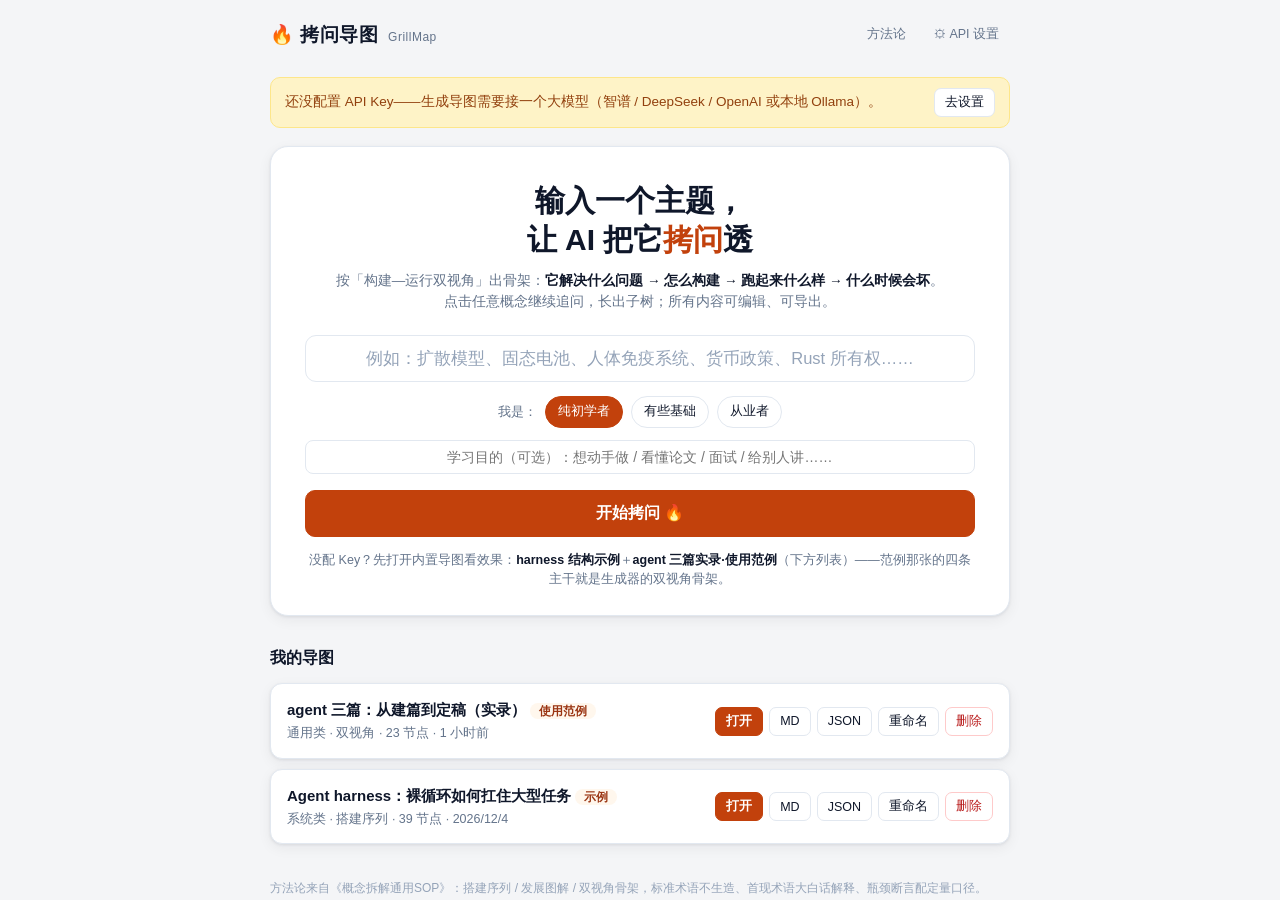
<file: grill-map/index.html>
<!DOCTYPE html>
<html lang="zh-CN">
<head>
  <meta charset="UTF-8">
  <meta name="viewport" content="width=device-width, initial-scale=1">
  <title>拷问导图 · 输入主题，AI 拷问出双视角思维导图</title>
  <meta name="description" content="输入一个主题，AI 按「构建—运行双视角」骨架生成思维导图；点任意概念继续追问，长出子树或编辑。">
  <link rel="icon" href="data:image/svg+xml,%3Csvg xmlns='http://www.w3.org/2000/svg' viewBox='0 0 100 100'%3E%3Ctext y='.9em' font-size='90'%3E%F0%9F%94%A5%3C/text%3E%3C/svg%3E">
  <link rel="stylesheet" href="style.css">
</head>
<body>

  <!-- ============ 首页 ============ -->
  <div id="view-home" class="view">
    <div class="home-inner">
      <header class="home-top">
        <div class="logo">🔥 拷问导图 <span class="logo-sub">GrillMap</span></div>
        <div class="home-top-btns">
          <button class="btn ghost sm js-help">方法论</button>
          <button class="btn ghost sm js-settings">⚙ API 设置</button>
        </div>
      </header>

      <div id="keyBanner" class="banner hidden">
        还没配置 API Key——生成导图需要接一个大模型（智谱 / DeepSeek / OpenAI 或本地 Ollama）。
        <button class="btn sm">去设置</button>
      </div>

      <section class="hero">
        <h1>输入一个主题，<br>让 AI 把它<span class="accent">拷问</span>透</h1>
        <p class="tagline">按「构建—运行双视角」出骨架：<b>它解决什么问题 → 怎么构建 → 跑起来什么样 → 什么时候会坏</b>。<br>点击任意概念继续追问，长出子树；所有内容可编辑、可导出。</p>
        <input id="topicInput" type="text" placeholder="例如：扩散模型、固态电池、人体免疫系统、货币政策、Rust 所有权……">
        <div class="aud-row">
          <span class="aud-label">我是：</span>
          <label class="chip radio"><input type="radio" name="aud" value="beginner" checked><span>纯初学者</span></label>
          <label class="chip radio"><input type="radio" name="aud" value="some"><span>有些基础</span></label>
          <label class="chip radio"><input type="radio" name="aud" value="pro"><span>从业者</span></label>
        </div>
        <input id="goalInput" type="text" placeholder="学习目的（可选）：想动手做 / 看懂论文 / 面试 / 给别人讲……">
        <button id="genBtn" class="btn primary lg">开始拷问 🔥</button>
        <p class="hero-foot">没配 Key？先打开内置导图看效果：<b>harness 结构示例</b>＋<b>agent 三篇实录·使用范例</b>（下方列表）——范例那张的四条主干就是生成器的双视角骨架。</p>
      </section>

      <h2 class="section-title">我的导图</h2>
      <div id="mapList"></div>

      <footer class="home-foot">
        方法论来自《概念拆解通用SOP》：搭建序列 / 发展图解 / 双视角骨架，标准术语不生造、首现术语大白话解释、瓶颈断言配定量口径。<br>
        API Key 只存在你本浏览器（localStorage），不会上传任何服务器。
      </footer>
    </div>
  </div>

  <!-- ============ 编辑器 ============ -->
  <div id="view-editor" class="view hidden">
    <header class="topbar">
      <button id="backHome" class="btn ghost sm">← 列表</button>
      <input id="mapTitle" class="map-title" title="点击重命名" spellcheck="false">
      <span id="mapTypeBadge" class="badge type"></span>
      <span id="mapMeta" class="meta"></span>
      <div class="spacer"></div>
      <button id="expMd" class="btn sm">导出 MD</button>
      <button id="expJson" class="btn sm">JSON</button>
      <button id="expPng" class="btn sm">PNG</button>
      <button class="btn sm js-help" title="方法论与操作说明">?</button>
      <button class="btn sm js-settings" title="API 设置">⚙</button>
    </header>
    <div id="canvasWrap">
      <div id="canvas"></div>
      <div id="genStatus" class="hidden"><span class="spin"></span>AI 正在拷问…（可以先拖动画布浏览）</div>
      <div class="zoombar">
        <button id="zoomIn" title="放大">＋</button>
        <button id="zoomOut" title="缩小">－</button>
        <button id="zoomFit" title="适应画布">⛶</button>
      </div>
      <div id="popover" class="hidden"></div>
    </div>
  </div>

  <!-- ============ 设置 ============ -->
  <div id="setModal" class="modal hidden">
    <div class="modal-card">
      <h3>API 设置</h3>
      <label class="field">服务商预设
        <div id="presetRow" class="chips"></div>
      </label>
      <label class="field">API 地址（OpenAI 兼容接口）
        <input id="setBase" type="text" spellcheck="false">
      </label>
      <label class="field">API Key（只存本浏览器 localStorage）
        <input id="setKey" type="password" placeholder="sk-…" spellcheck="false">
      </label>
      <label class="field">模型
        <input id="setModel" type="text" list="modelList" spellcheck="false">
        <datalist id="modelList"></datalist>
      </label>
      <div id="corsWarn" class="warn-line" style="background:#fef3c7;border-radius:8px;padding:8px 10px;">
        ⚠️ 智谱官方接口（bigmodel.cn / z.ai）<b>不支持浏览器直连</b>（跨域预检被拦，实测确认）。
        三条路：① 把「API 地址」换成你的反代地址——<b>README 里有 10 行 Cloudflare Worker 配方</b>，部署后 Key 仍只存本地；② 改用 DeepSeek（可直连）；③ 本地跑 Ollama。
      </div>
      <div class="row2">
        <button id="setTest" class="btn">测试连接</button>
        <span class="hint">DeepSeek 与自建反代可浏览器直连；本地 Ollama 需设 <code>OLLAMA_ORIGINS=*</code>；智谱官方地址需反代（见上方黄条）。</span>
      </div>
      <div class="row2 end">
        <button id="setSave" class="btn primary">保存</button>
        <button class="btn modal-close">取消</button>
      </div>
    </div>
  </div>

  <!-- ============ 帮助 ============ -->
  <div id="helpModal" class="modal hidden">
    <div class="modal-card wide">
      <h3>方法论：拷问式拆解</h3>
      <p>AI 会先判定主题类型，再按对应骨架生成主干，最后你可以对任意节点继续追问。</p>
      <table class="skeleton-table">
        <tr><th>系统类 · 搭建序列</th><td>可设计搭建的东西（软件栈、模型、管线）。从「骨架：最小可动物」开始每步加一块功能，每步一句<b>需求句（≤50字）</b>；末枝是「一次实际运行」——跟一个真实任务从头走到尾。</td></tr>
        <tr><th>路线类 · 发展图解</th><td>有代际演进的领域（电池、电机、路线之争）。起点（含参照系）→ 各代演进（解决了什么、固化了什么约束）→ 前沿站（无胜者则并列各牌）；末枝是「一次穿线」——同一任务各路线各跑一遍、看卡在哪。</td></tr>
        <tr><th>通用类 · 双视角</th><td>其它概念/学科/技能：解决什么问题 → 静态视角（怎么构建/由什么组成）→ 动态视角（运行起来发生什么）→ 边界与失效（什么时候不管用、常见误区）。</td></tr>
      </table>
      <p><b>语言硬规则</b>（生成与追问同样生效）：只用领域公认标准术语，严禁自造词；首现术语必须用一句大白话解释；说人话不堆黑话；「X 是瓶颈」这类断言必须配定量量级例子；概念先立后用。</p>
      <p><b>操作</b>：点节点 → 追问（自定义问题或快捷问题，追加/替换子节点）、编辑、手动加、删除。滚轮缩放，拖动平移，双击空白适应画布。导图自动保存在本浏览器。</p>
      <div class="row2 end"><button class="btn primary modal-close">知道了</button></div>
    </div>
  </div>

  <div id="toasts"></div>

  <script src="prompts.js"></script>
  <script src="mapview.js"></script>
  <script src="app.js"></script>
</body>
</html>
</file>
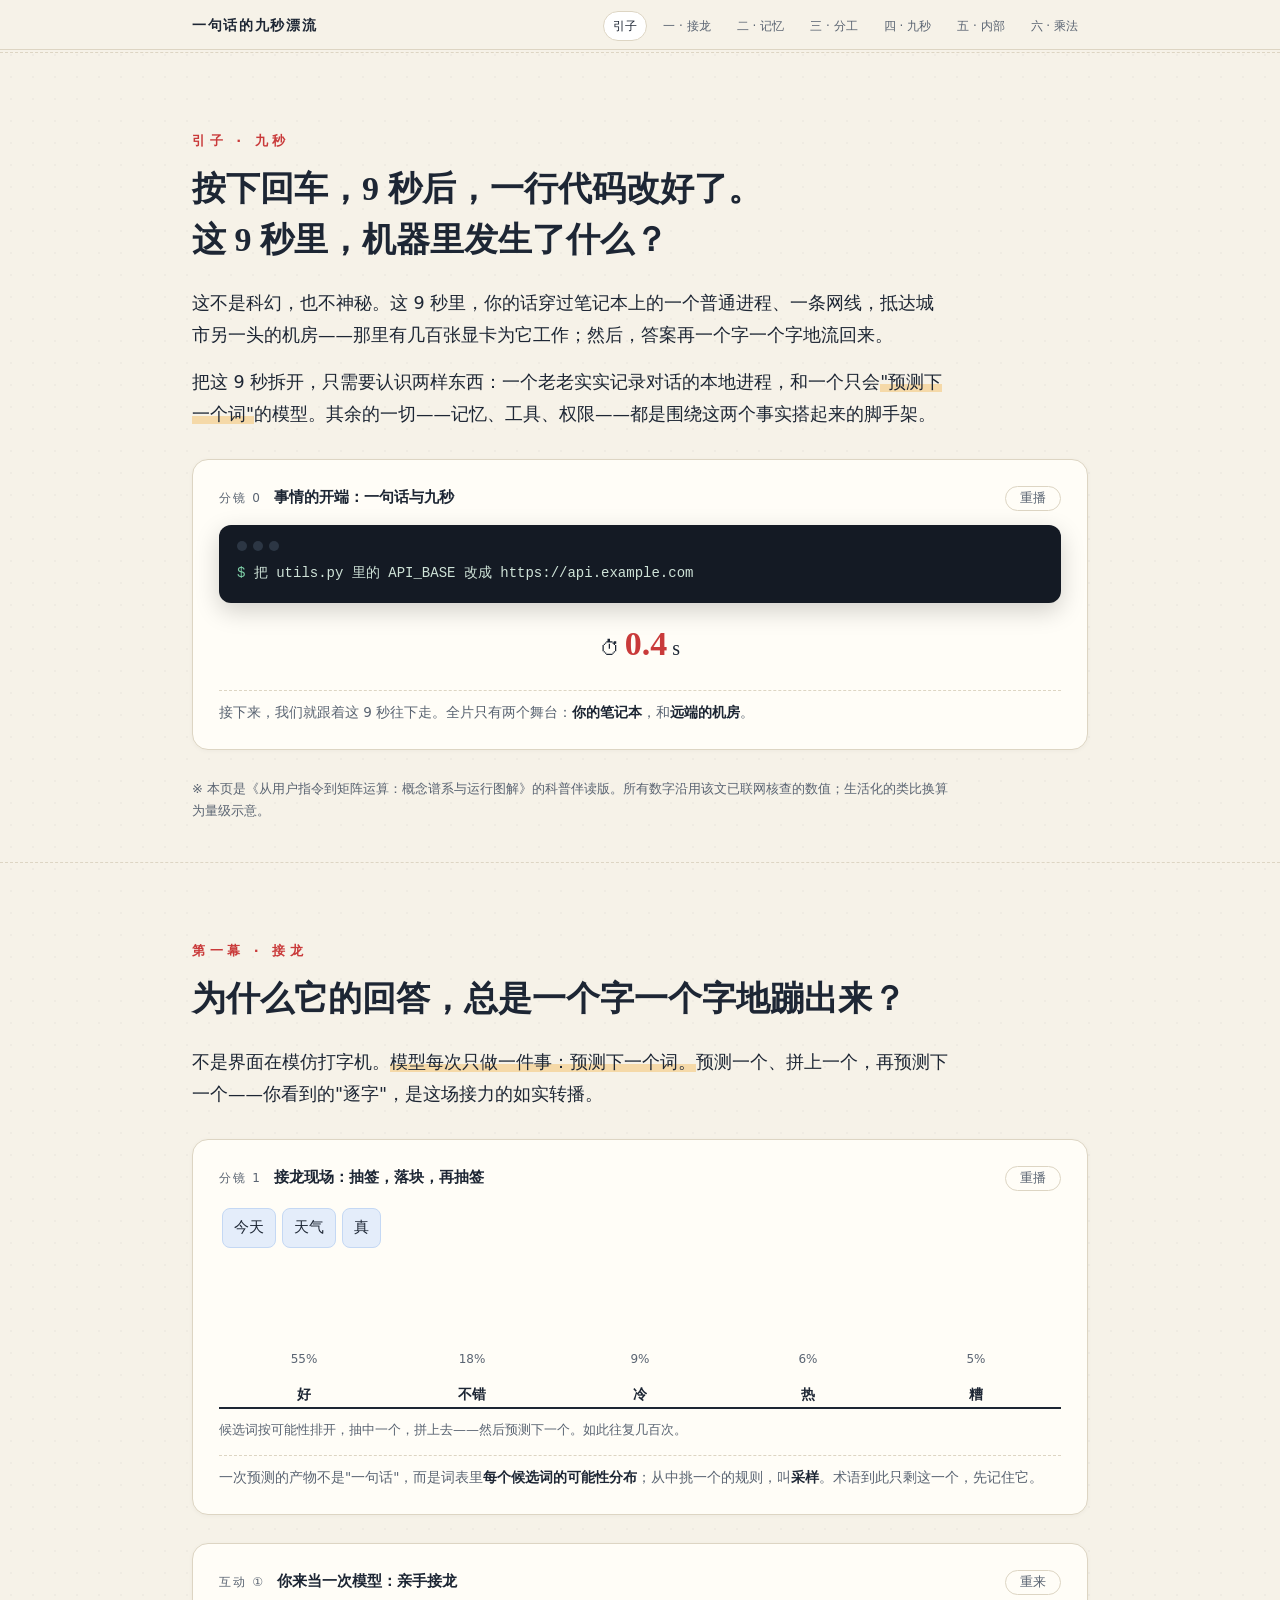
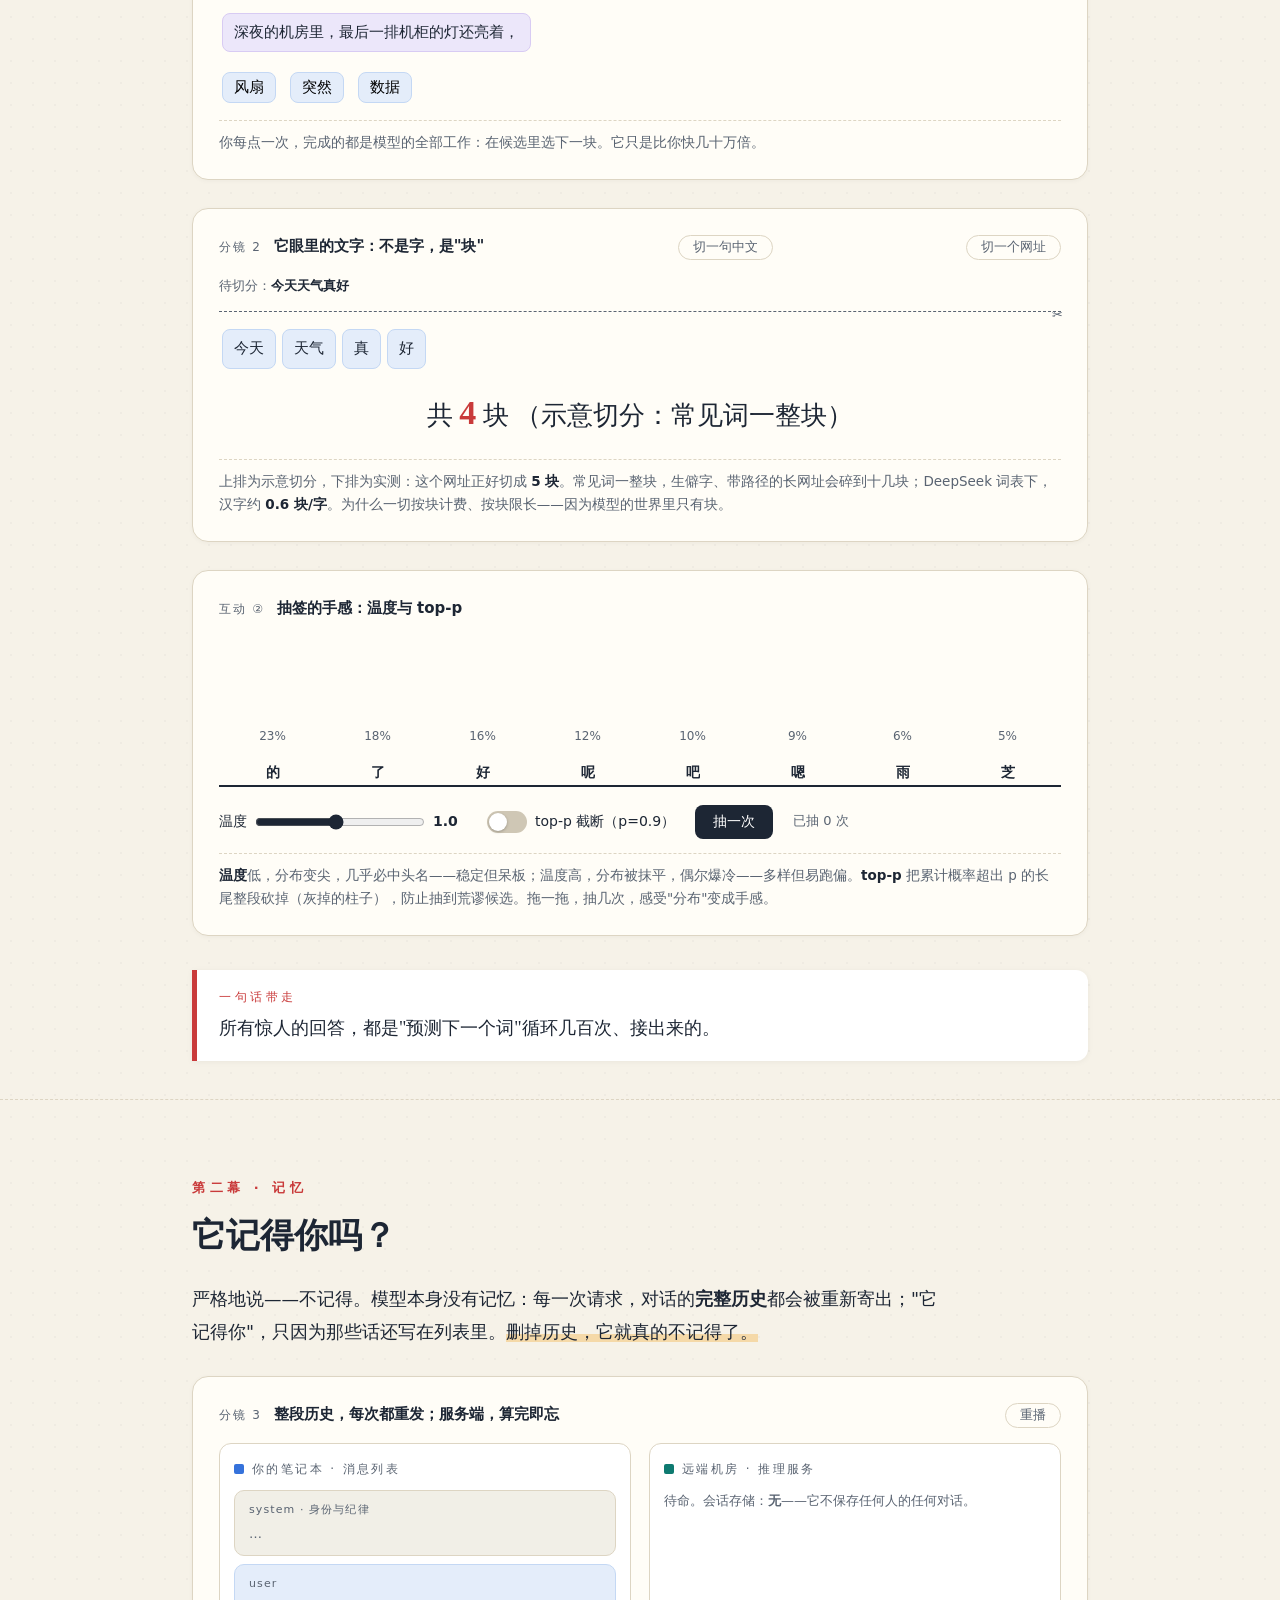
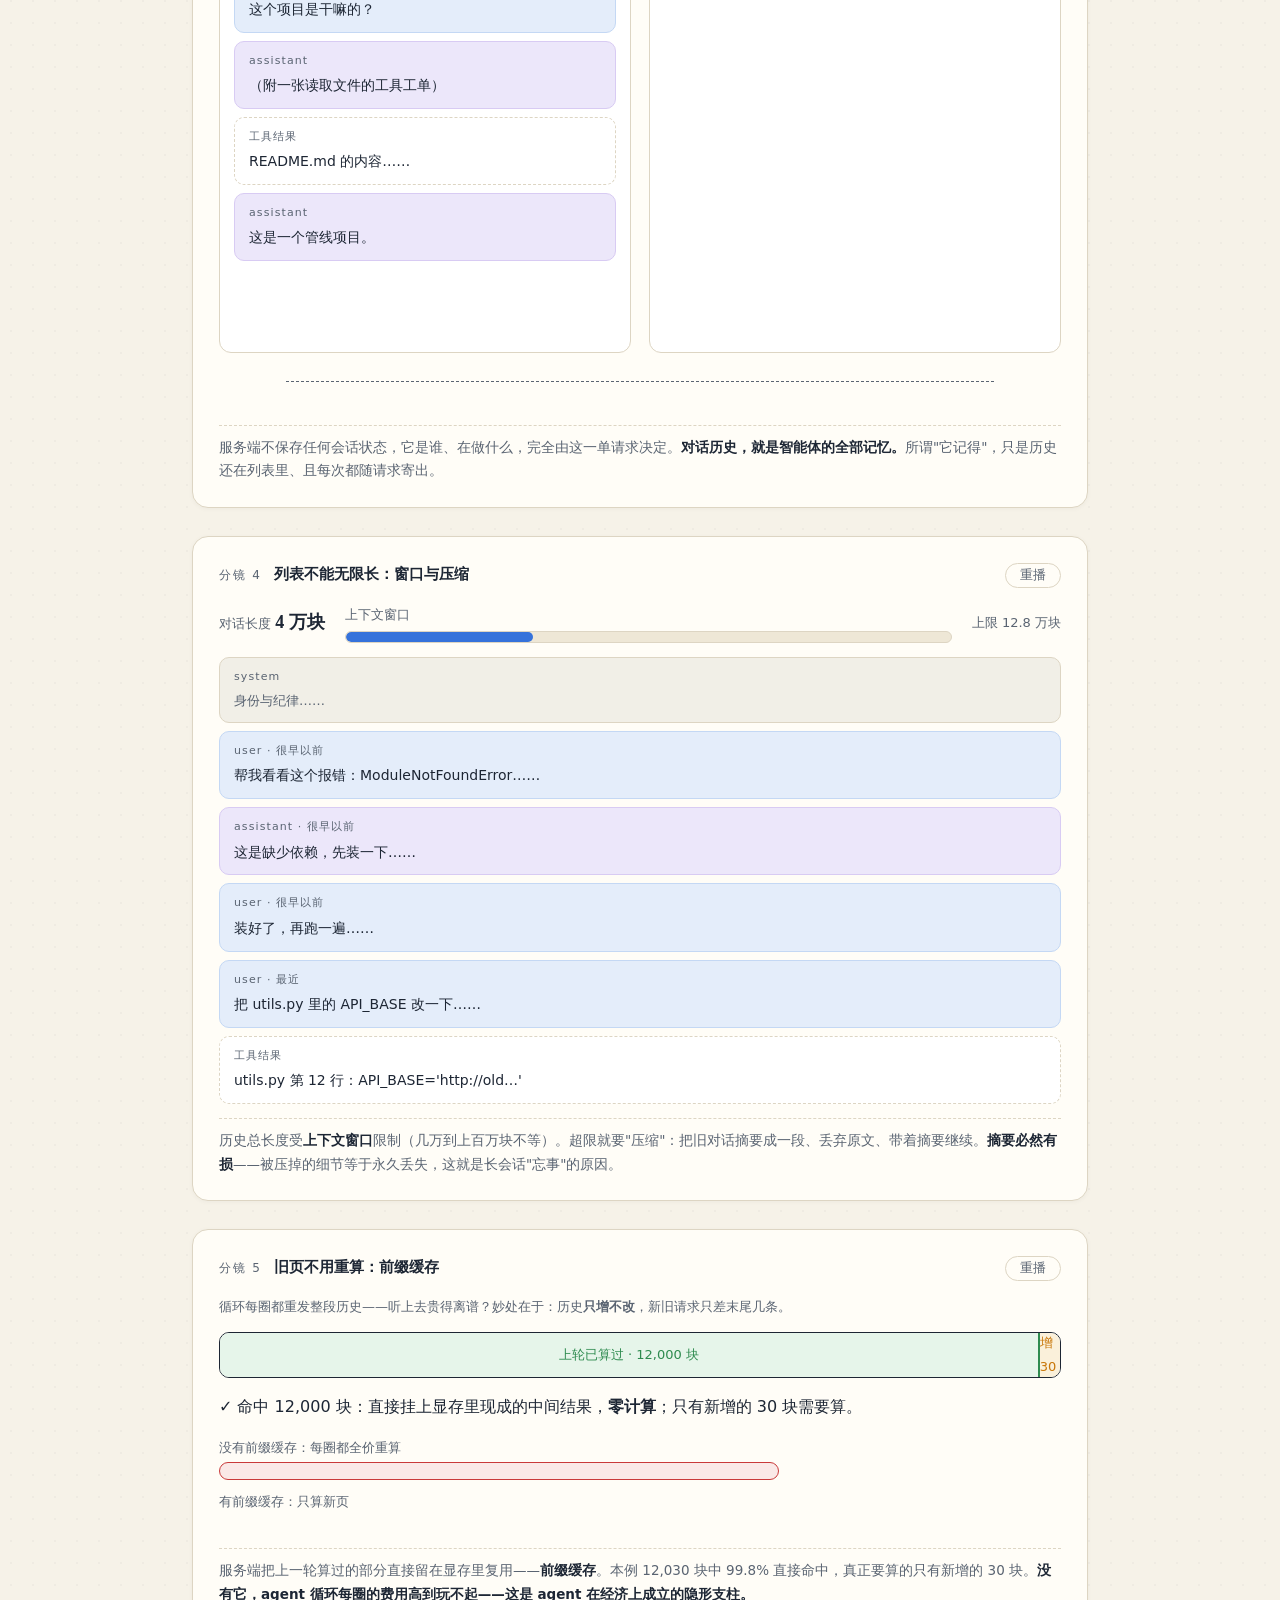
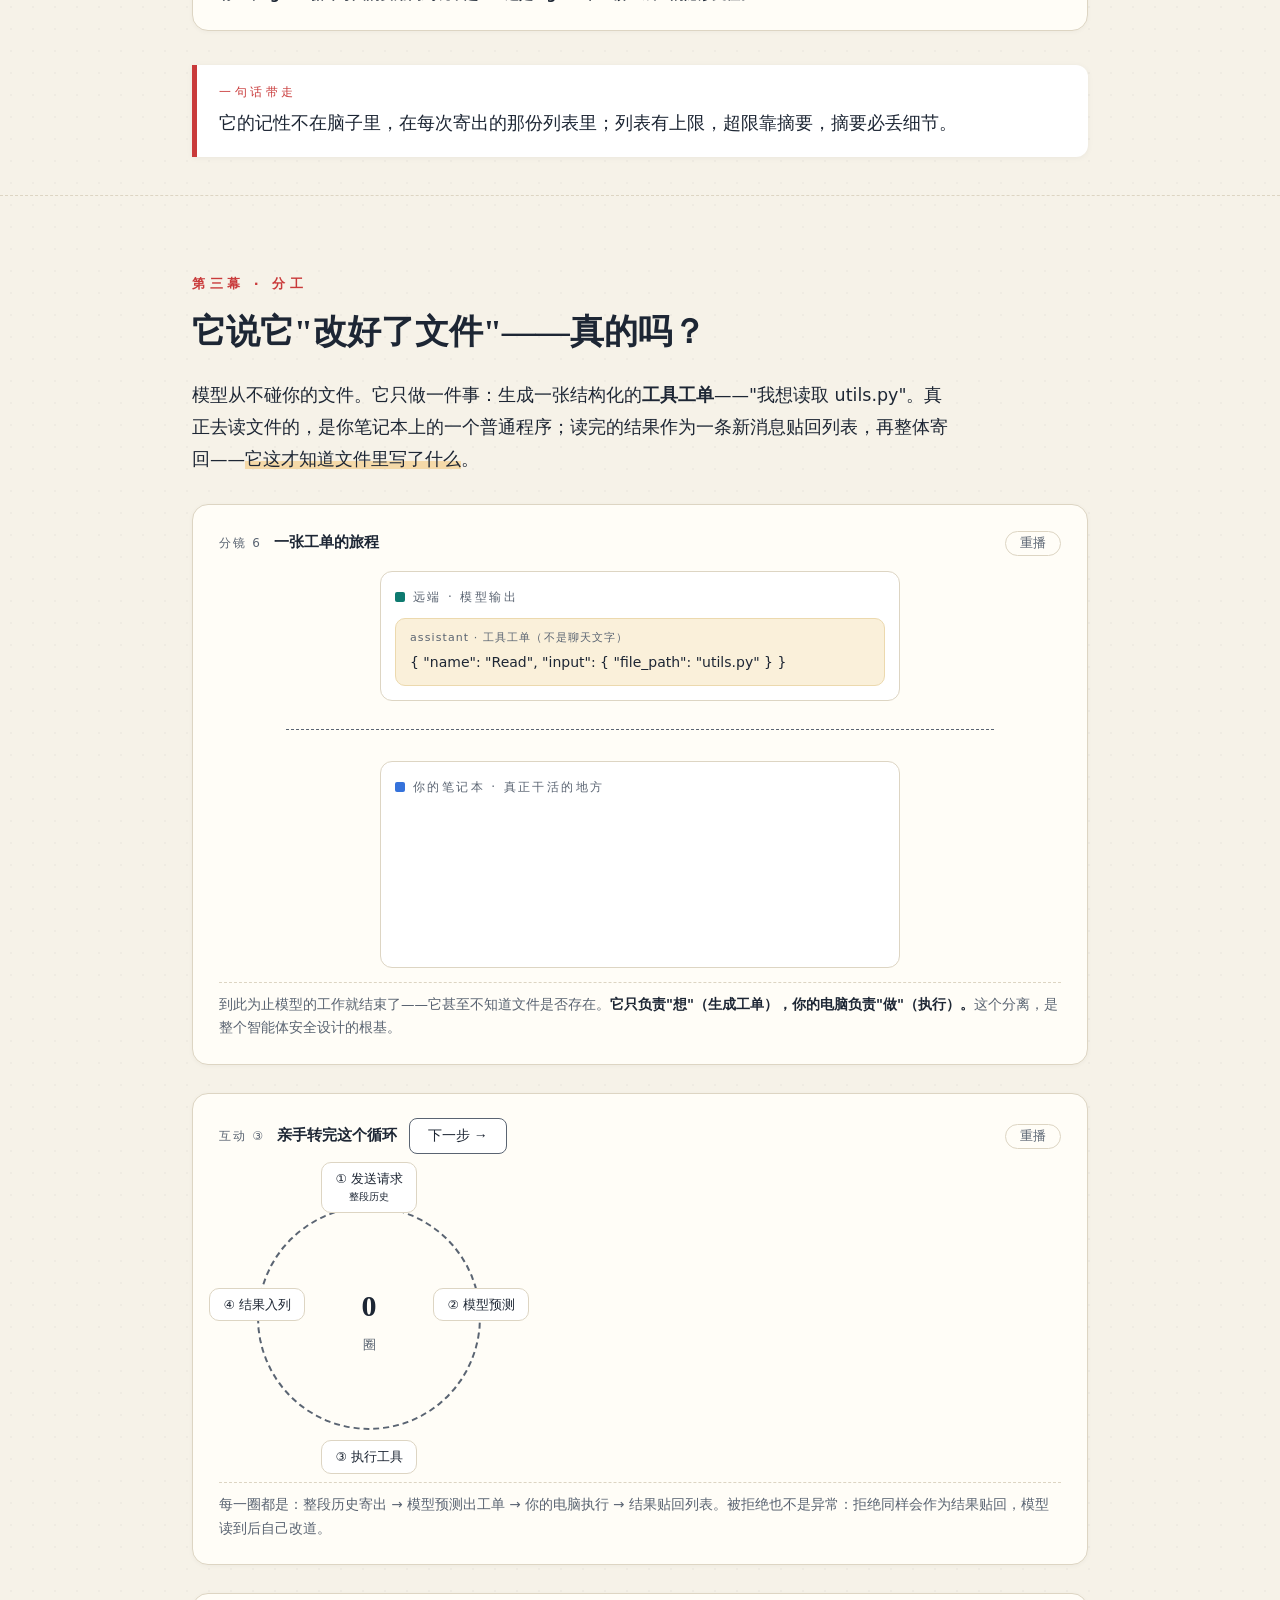
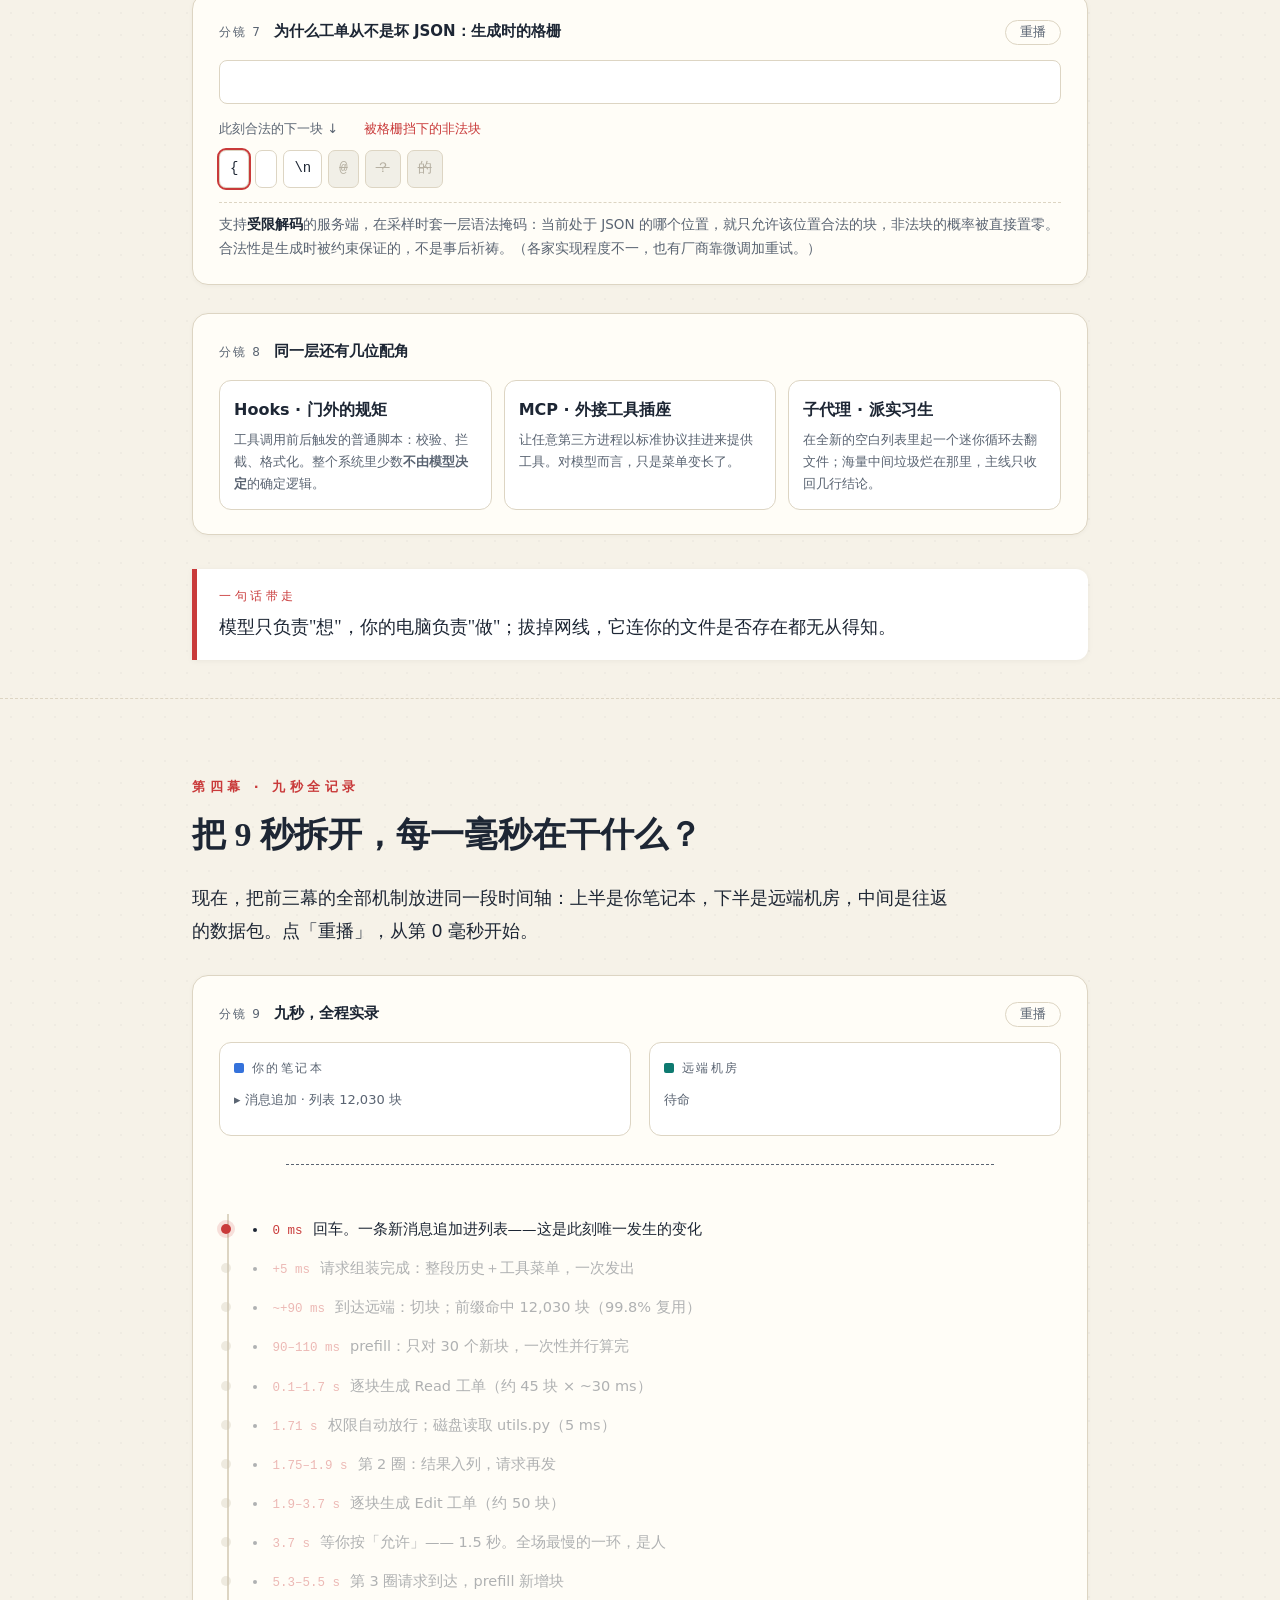
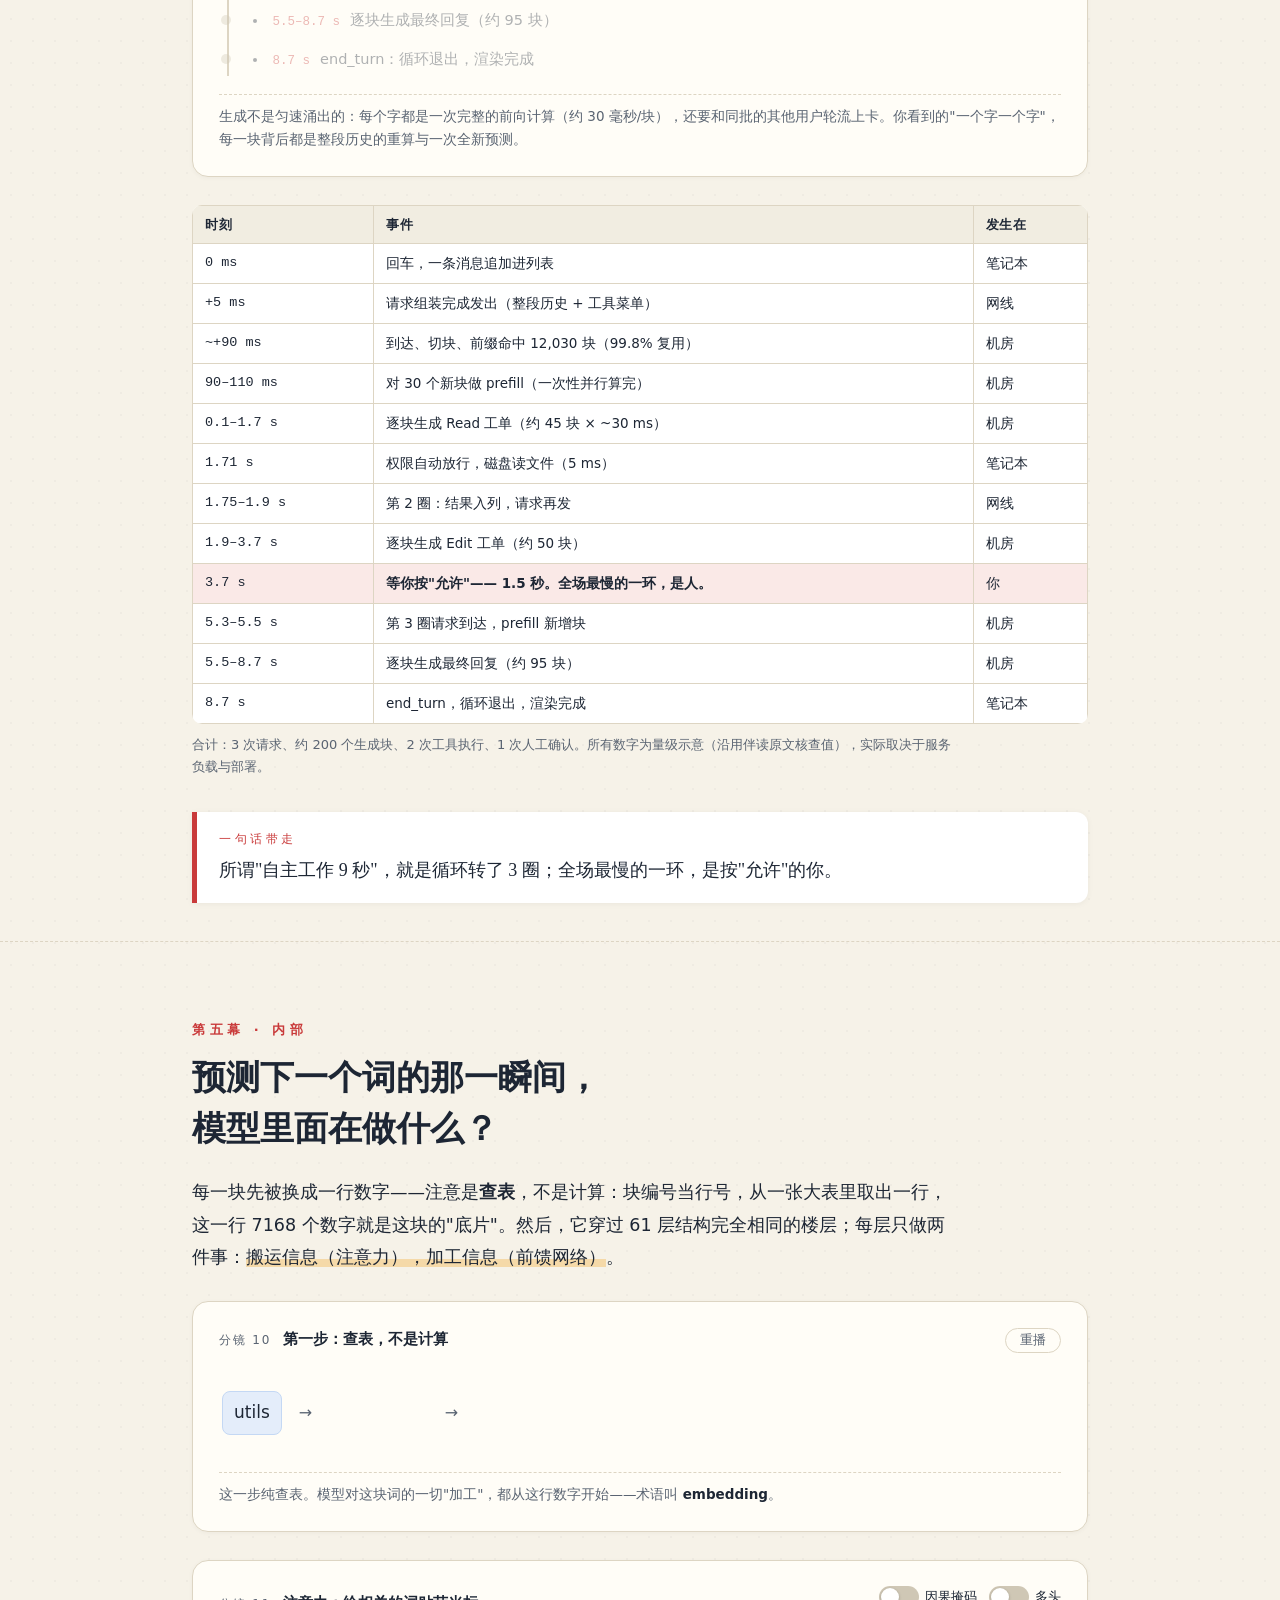
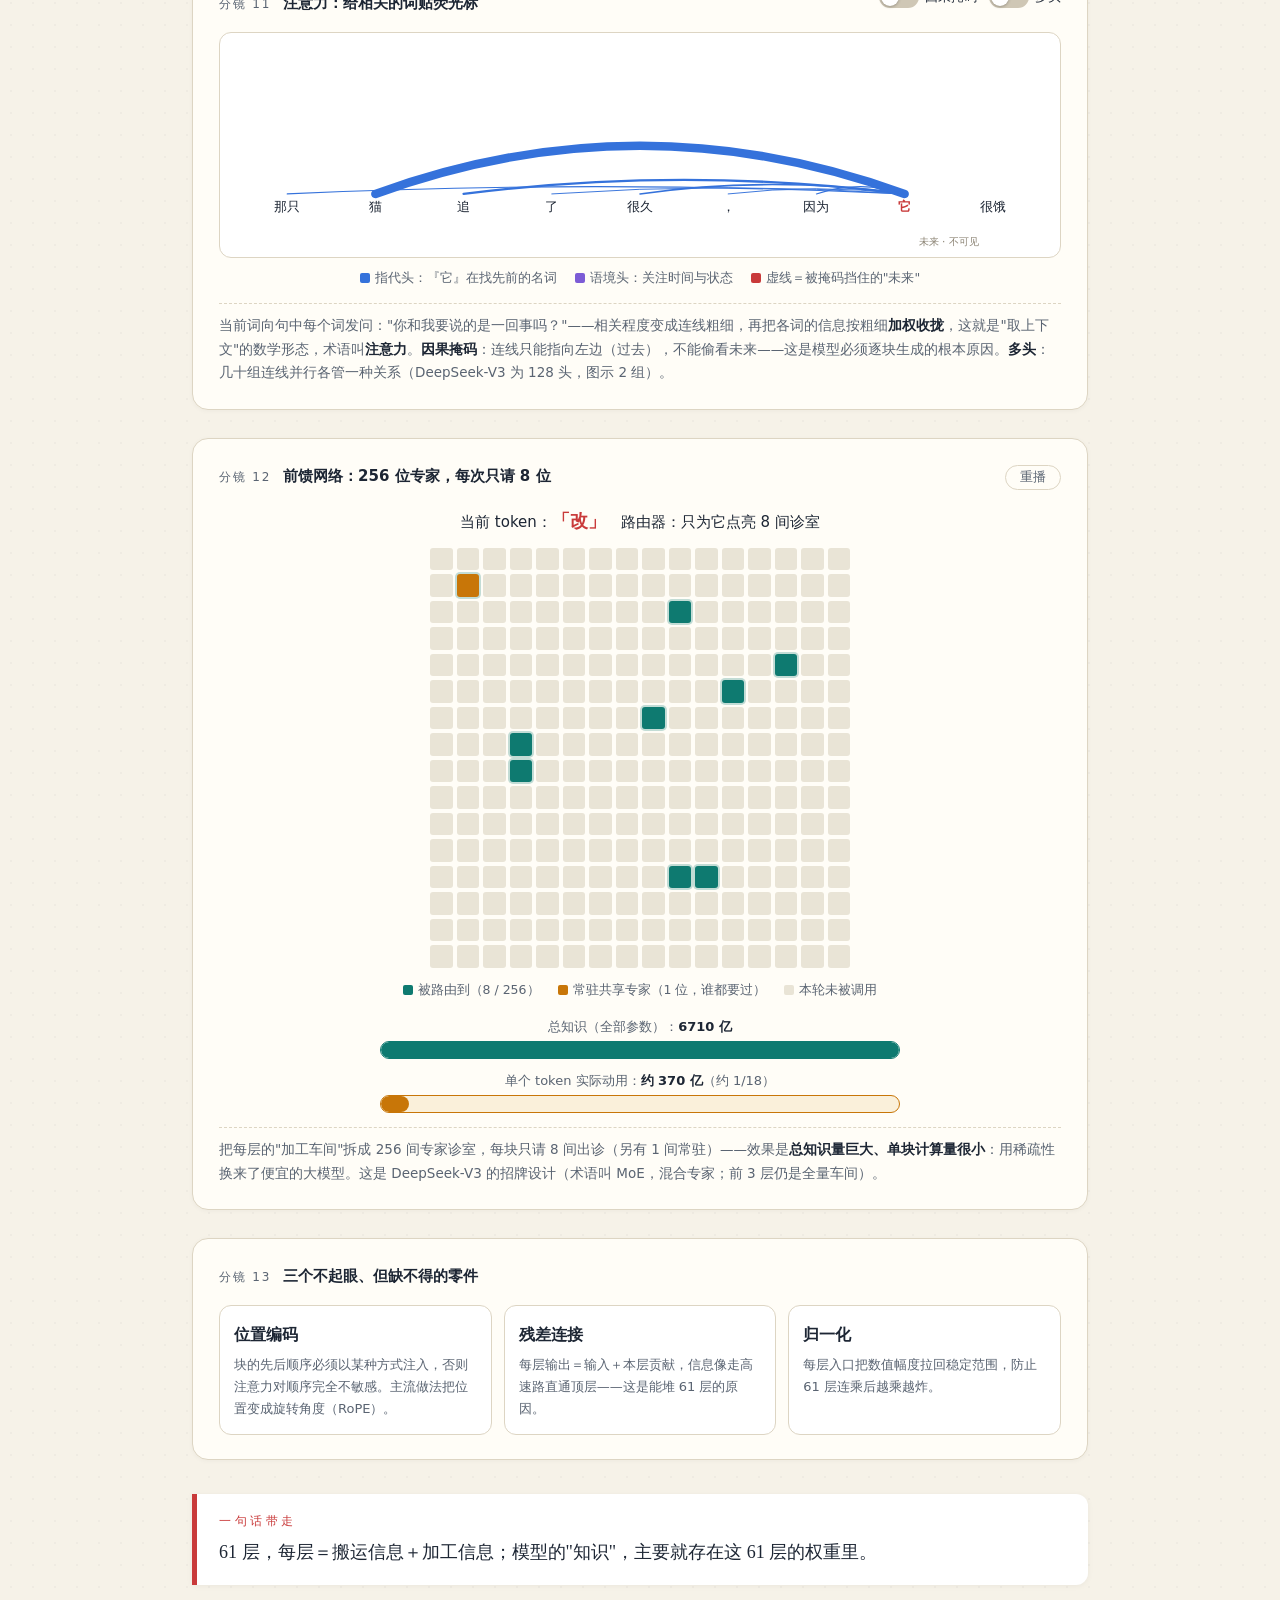
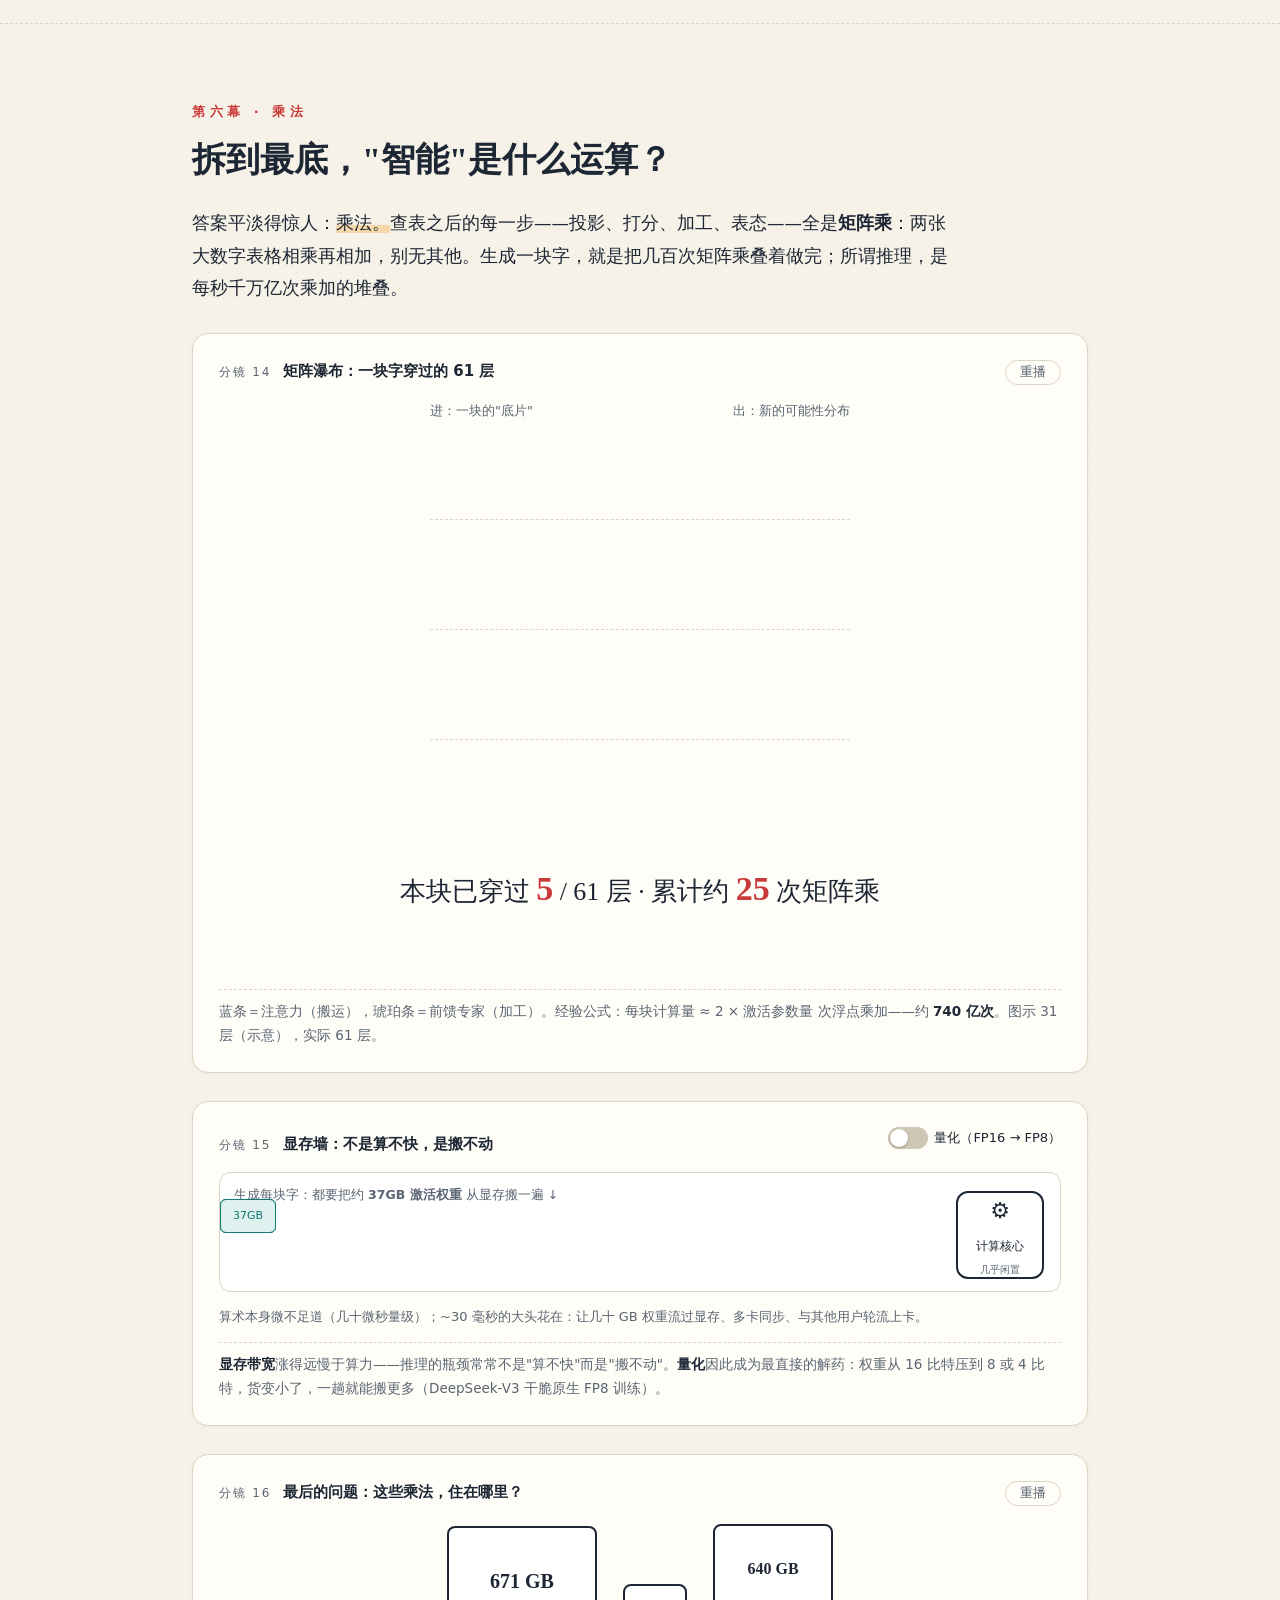
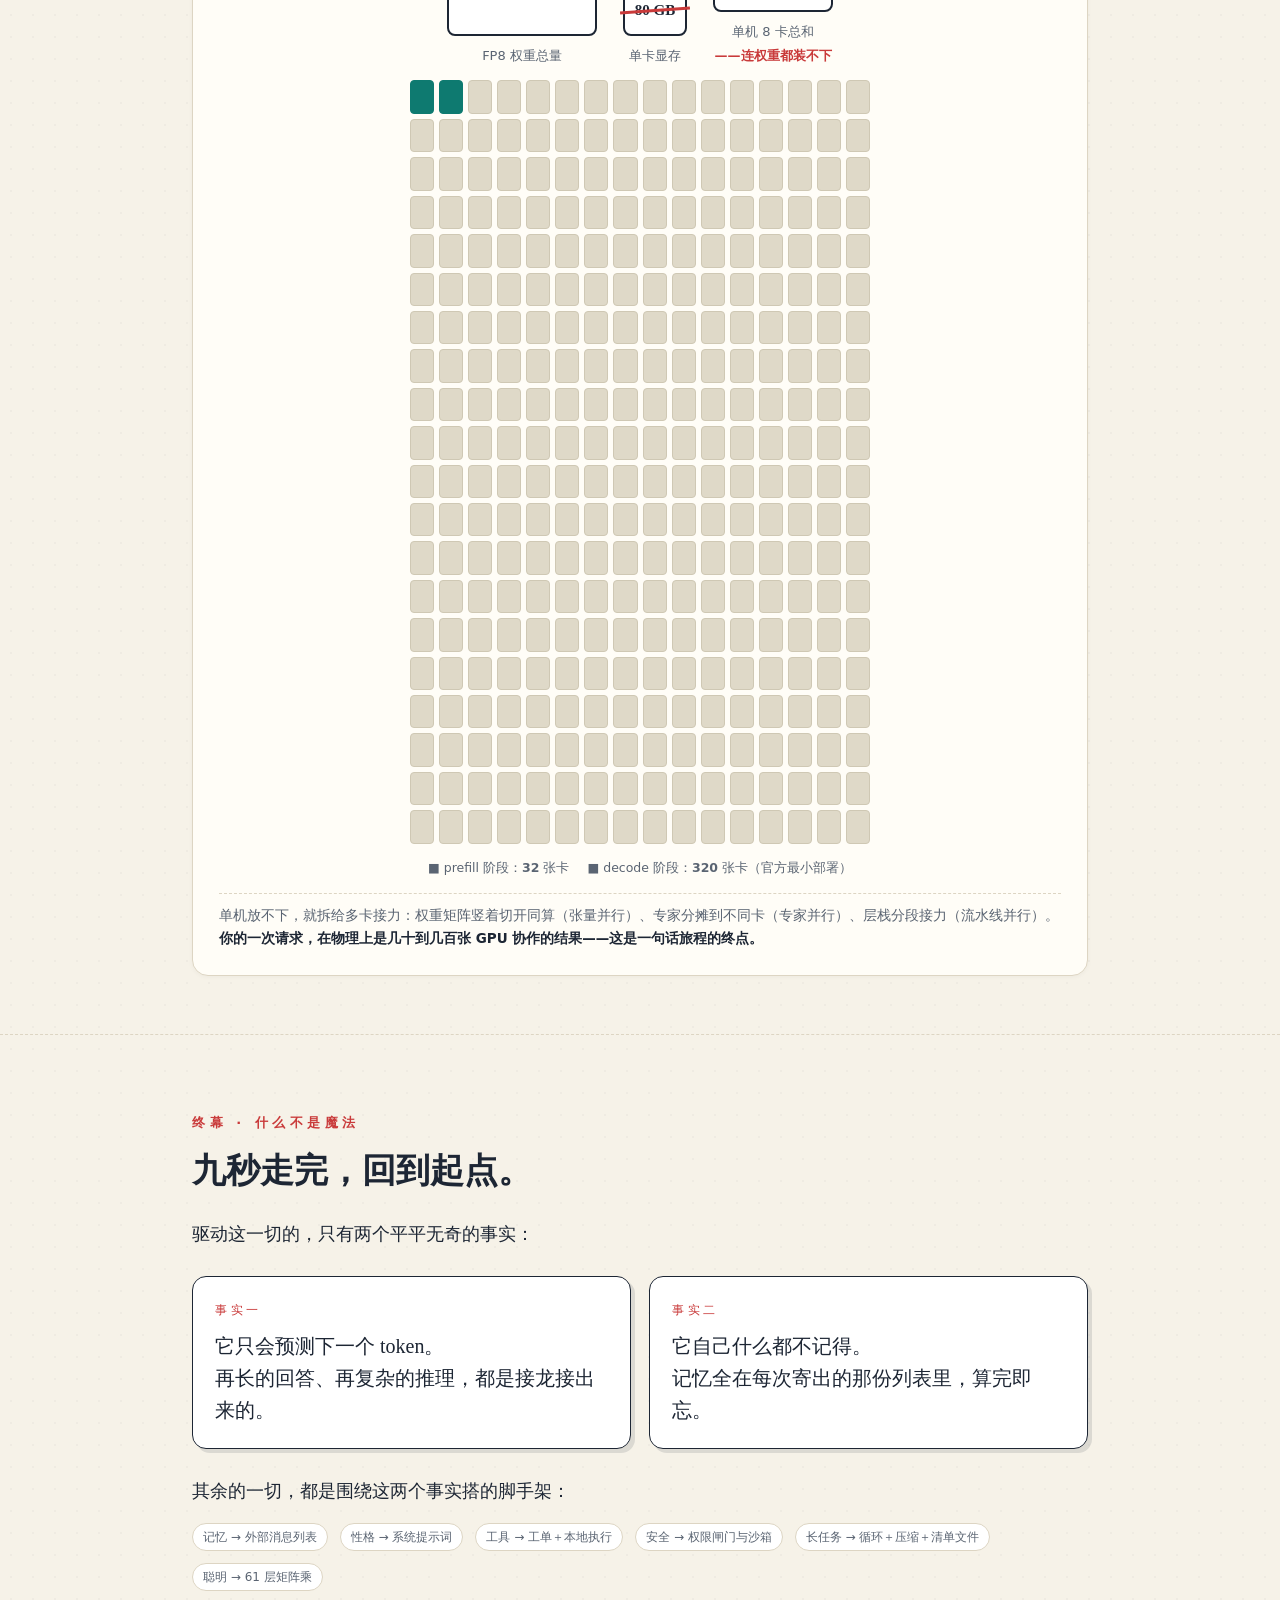
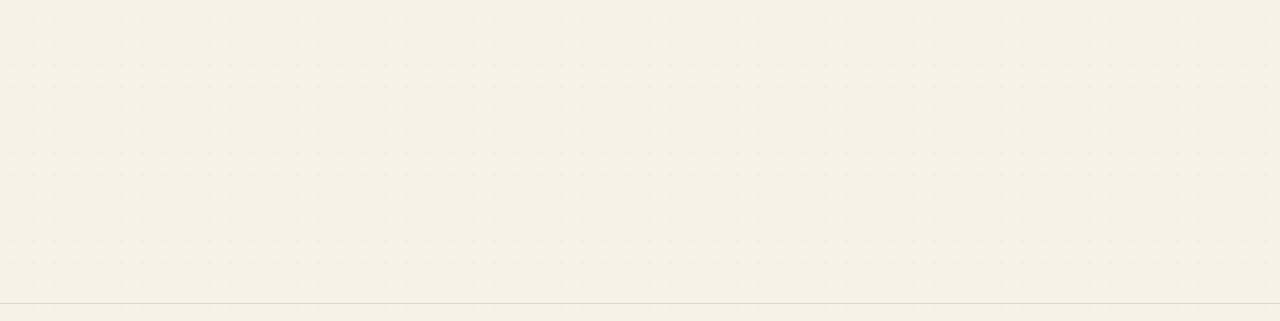
<file: 一句话的九秒漂流-交互式科普.html>
<!DOCTYPE html>
<html lang="zh-CN">
<head>
<meta charset="UTF-8">
<meta name="viewport" content="width=device-width, initial-scale=1.0">
<title>一句话的九秒漂流 · 交互式科普</title>
<style>
:root{
  --paper:#f6f2e8; --card:#fffdf7; --ink:#1d2634; --ink2:#5a6472; --line:#ddd5c3;
  --blue:#3572db;  --blue-bg:#e4edfa;
  --violet:#7c5cd6;--violet-bg:#ece7fa;
  --amber:#c87608; --amber-bg:#faf0da;
  --teal:#0e7a70;  --teal-bg:#dff1ee;
  --red:#c93a3a;   --red-bg:#fae9e7;
  --green:#2e8b4f; --green-bg:#e6f5ea;
}
*{box-sizing:border-box;margin:0;padding:0}
html{scroll-behavior:smooth}
body{
  background:var(--paper);
  background-image:radial-gradient(rgba(0,0,0,.028) 1px, transparent 1px);
  background-size:22px 22px;
  color:var(--ink);
  font-family:"PingFang SC","Microsoft YaHei","Segoe UI",system-ui,sans-serif;
  line-height:1.85; font-size:16px;
}
.serif{font-family:Georgia,"Times New Roman","Songti SC","SimSun",serif}
.wrap{max-width:940px;margin:0 auto;padding:0 22px}
a{color:var(--blue)}

/* ===== 顶部导航 ===== */
#nav{position:fixed;top:0;left:0;right:0;z-index:50;background:rgba(246,242,232,.94);backdrop-filter:blur(6px);border-bottom:1px solid var(--line)}
#prog{height:3px;background:var(--red);width:0%;transition:width .2s linear}
#navrow{max-width:940px;margin:0 auto;padding:8px 22px;display:flex;align-items:center;gap:14px;flex-wrap:wrap}
#navrow .brand{font-size:14px;letter-spacing:.12em;color:var(--ink);font-weight:600}
#navdots{display:flex;gap:6px;margin-left:auto;flex-wrap:wrap}
#navdots a{font-size:12px;color:var(--ink2);text-decoration:none;padding:3px 9px;border-radius:99px;border:1px solid transparent;transition:all .25s}
#navdots a.cur,#navdots a:hover{color:var(--ink);border-color:var(--line);background:#fff}
main{padding-top:52px}

/* ===== 幕结构 ===== */
.act{padding:76px 0 30px;border-top:1px dashed var(--line)}
.kicker{font-size:13px;letter-spacing:.35em;color:var(--red);font-weight:700;margin-bottom:10px}
h2.question{font-family:Georgia,"Songti SC","SimSun",serif;font-size:clamp(24px,3.6vw,34px);font-weight:700;line-height:1.5;margin-bottom:22px}
.narr{font-size:17.5px;max-width:760px;margin:14px 0;color:var(--ink)}
.narr b{color:var(--ink)}
.narr .hl{background:linear-gradient(transparent 62%, #f5d9a8 62%)}
.fn{font-size:13px;color:var(--ink2);max-width:760px;margin:10px 0;line-height:1.7}
.takeaway{margin:34px 0 8px;background:#fff;border-left:5px solid var(--red);border-radius:0 12px 12px 0;padding:16px 22px;font-family:Georgia,"Songti SC","SimSun",serif;font-size:18px;box-shadow:0 1px 6px rgba(0,0,0,.05)}
.takeaway .tk{font-size:12px;letter-spacing:.3em;color:var(--red);font-family:"PingFang SC","Microsoft YaHei",sans-serif;display:block;margin-bottom:4px}

/* ===== 场景卡片 ===== */
.scene{background:var(--card);border:1px solid var(--line);border-radius:16px;padding:24px 26px;margin:28px 0;box-shadow:0 1px 5px rgba(0,0,0,.04);opacity:0;transform:translateY(18px);transition:opacity .7s ease,transform .7s ease}
.scene.on{opacity:1;transform:none}
.sc-head{display:flex;align-items:baseline;gap:12px;margin-bottom:14px;flex-wrap:wrap}
.sc-no{font-size:12px;color:var(--ink2);letter-spacing:.15em;white-space:nowrap}
.sc-title{font-size:15px;font-weight:700}
.replay{margin-left:auto;font-size:12.5px;color:var(--ink2);background:none;border:1px solid var(--line);border-radius:99px;padding:3px 14px;cursor:pointer;transition:all .2s;white-space:nowrap}
.replay:hover{color:var(--ink);border-color:var(--ink2);background:#fff}
.stage{position:relative;min-height:60px}
.cap{font-size:13.5px;color:var(--ink2);margin-top:14px;line-height:1.75;border-top:1px dashed var(--line);padding-top:10px}
.cap b{color:var(--ink)}
.btn{font-size:14px;background:var(--ink);color:#fff;border:none;border-radius:8px;padding:8px 18px;cursor:pointer;transition:transform .15s,opacity .2s}
.btn:hover{transform:translateY(-1px)}
.btn:disabled{opacity:.35;cursor:default;transform:none}
.btn.ghost{background:#fff;color:var(--ink);border:1px solid var(--ink2)}
.badge{display:inline-block;font-size:12px;padding:2px 10px;border-radius:99px;margin:2px 4px 2px 0;border:1px solid var(--line);background:#fff;color:var(--ink2)}

/* ===== 图形词汇：消息卡片 / 数据包 / token 积木 ===== */
.msglist{display:flex;flex-direction:column;gap:8px}
.msg{border-radius:10px;padding:9px 14px;font-size:14px;position:relative;border:1px solid var(--line);background:#fff;opacity:0;transform:translateY(10px);transition:all .5s ease}
.msg.on{opacity:1;transform:none}
.msg .role{font-size:11px;letter-spacing:.1em;display:block;color:var(--ink2);margin-bottom:2px}
.msg.user{background:var(--blue-bg);border-color:#c4d8f4}
.msg.assistant{background:var(--violet-bg);border-color:#d8cbf3}
.msg.tool{background:var(--amber-bg);border-color:#ecd9ae}
.msg.toolres{background:#fff;border-style:dashed}
.msg.sys{background:#f1efe7;border-color:var(--line);font-size:13px;color:var(--ink2)}
.msg.fold{filter:blur(.6px);opacity:.35!important}
.pkg{display:inline-flex;align-items:center;gap:8px;background:#fff;border:1.5px solid var(--ink);border-radius:10px;padding:8px 16px;font-size:13.5px;box-shadow:3px 3px 0 rgba(29,38,52,.14);opacity:0;transform:translateY(8px);transition:all .5s ease}
.pkg.on{opacity:1;transform:none}
.pkg .n{background:var(--ink);color:#fff;border-radius:6px;font-size:11px;padding:1px 7px}
.chip{display:inline-block;padding:5px 11px;border-radius:8px;margin:3px;font-size:15px;background:#fff;border:1px solid var(--line);opacity:0;transform:scale(.7);transition:all .35s cubic-bezier(.2,.8,.3,1.2)}
.chip.on{opacity:1;transform:none}
.chip.c-blue{background:var(--blue-bg);border-color:#c4d8f4}
.chip.c-amber{background:var(--amber-bg);border-color:#ecd9ae}
.chip.c-teal{background:var(--teal-bg);border-color:#bcdcd7}
.chip.c-violet{background:var(--violet-bg);border-color:#d8cbf3}
.chip.c-red{background:var(--red-bg);border-color:#eec4c0}
.chip.pick{outline:2.5px solid var(--red);outline-offset:1px}
.fly{animation:flyx 1.6s ease-in-out forwards}
@keyframes flyx{0%{opacity:0;transform:translate(0,0)}12%{opacity:1}88%{opacity:1}100%{opacity:0;transform:translate(var(--fx,300px),var(--fy,-40px))}}

/* ===== 终端 ===== */
.term{background:#141a24;border-radius:12px;padding:16px 18px;font-family:Consolas,"Courier New",monospace;font-size:14px;color:#cfe3d8;box-shadow:0 8px 24px rgba(0,0,0,.18)}
.term .dots{display:flex;gap:6px;margin-bottom:10px}
.term .dots i{width:10px;height:10px;border-radius:50%;background:#2c3644}
.term .ln{min-height:22px;white-space:pre-wrap;word-break:break-all}
.term .pr{color:#7fd0a8}
.term .cur{display:inline-block;width:8px;height:16px;background:#cfe3d8;vertical-align:-2px;animation:blink 1s steps(1) infinite}
@keyframes blink{50%{opacity:0}}
.diff{font-family:Consolas,monospace;font-size:13.5px;border-radius:8px;overflow:hidden;margin-top:12px;border:1px solid #2c3644}
.diff div{padding:3px 12px}
.diff .del{background:#3b2020;color:#f2b8b5}
.diff .add{background:#1d3323;color:#b8e6c5}

/* ===== 概率柱 ===== */
.bars{display:flex;align-items:flex-end;gap:10px;height:150px;padding:0 6px;border-bottom:2px solid var(--ink);margin-top:8px}
.bar{flex:1;display:flex;flex-direction:column;justify-content:flex-end;align-items:center;gap:6px;min-width:0}
.bar .col{width:100%;max-width:74px;background:var(--blue);border-radius:5px 5px 0 0;transition:height .5s ease,background .3s;position:relative}
.bar .pl{font-size:12px;color:var(--ink2);white-space:nowrap}
.bar .wl{font-size:13.5px;font-weight:600;white-space:nowrap;overflow:hidden;text-overflow:ellipsis;max-width:100%}
.bar.sel .col{background:var(--red)}
.bar.sel .wl{color:var(--red)}
.bar.cut{opacity:.28;filter:grayscale(1)}
.ctlrow{display:flex;gap:20px;align-items:center;flex-wrap:wrap;margin-top:18px;font-size:14px}
.ctlrow label{display:flex;gap:8px;align-items:center}
input[type=range]{accent-color:var(--ink);width:170px}
.toggle{position:relative;width:40px;height:22px;background:#cfc7b5;border-radius:99px;cursor:pointer;transition:.25s;flex:none}
.toggle::after{content:"";position:absolute;top:2px;left:2px;width:18px;height:18px;background:#fff;border-radius:50%;transition:.25s;box-shadow:0 1px 3px rgba(0,0,0,.25)}
.toggle.on{background:var(--green)}
.toggle.on::after{left:20px}
.stat{font-size:13px;color:var(--ink2)}
.stat b{color:var(--ink)}

/* ===== 双联舞台 ===== */
.duo{display:grid;grid-template-columns:1fr 1fr;gap:18px;margin-top:6px}
@media(max-width:760px){.duo{grid-template-columns:1fr}}
.zonebox{border:1.5px solid var(--line);border-radius:12px;padding:14px;background:#fff;position:relative}
.zonebox .zt{font-size:12px;letter-spacing:.2em;color:var(--ink2);margin-bottom:10px;display:flex;gap:8px;align-items:center}
.zonebox .zt .sq{width:10px;height:10px;border-radius:2px;flex:none}
.zonebox.local .zt .sq{background:var(--blue)}
.zonebox.remote .zt .sq{background:var(--teal)}
.wire{height:56px;position:relative;margin:2px 0}
.wire .lane{position:absolute;top:26px;left:8%;right:8%;border-top:1.5px dashed var(--ink2)}
.wire .pkgwrap{position:absolute;top:8px;left:8%;font-size:12px}

/* ===== 循环图 ===== */
.loopwrap{display:grid;grid-template-columns:300px 1fr;gap:22px;align-items:center}
@media(max-width:760px){.loopwrap{grid-template-columns:1fr}}
.loop{position:relative;width:300px;height:300px;margin:0 auto}
.loop .ring{position:absolute;inset:38px;border:2px dashed var(--ink2);border-radius:50%}
.loop .arm{position:absolute;inset:0;transition:transform .8s cubic-bezier(.5,0,.3,1)}
.loop .arm .head{position:absolute;top:6px;left:50%;transform:translateX(-50%);width:16px;height:16px;background:var(--red);border-radius:50%;box-shadow:0 0 0 5px rgba(201,58,58,.18)}
.loop .node{position:absolute;width:96px;padding:7px 4px;text-align:center;font-size:12.5px;background:#fff;border:1.5px solid var(--line);border-radius:10px;transition:all .3s;line-height:1.4}
.loop .node.hot{border-color:var(--red);box-shadow:0 0 0 4px rgba(201,58,58,.14);transform:scale(1.06)}
.loop .n1{top:-6px;left:102px}.loop .n2{top:120px;right:-10px}.loop .n3{bottom:-6px;left:102px}.loop .n4{top:120px;left:-10px}
.loop .ctr{position:absolute;top:50%;left:50%;transform:translate(-50%,-50%);text-align:center;font-size:13px;color:var(--ink2)}
.loop .ctr b{display:block;font-size:30px;color:var(--ink);font-family:Georgia,serif}
.steplist{list-style:none;font-size:14px;display:flex;flex-direction:column;gap:7px;max-height:330px;overflow-y:auto;padding-right:6px}
.steplist li{opacity:0;transform:translateX(-8px);transition:all .4s ease;background:#fff;border:1px solid var(--line);border-radius:8px;padding:7px 12px}
.steplist li.on{opacity:1;transform:none}
.steplist li .t{color:var(--red);font-size:12px;margin-right:8px;font-family:Consolas,monospace}
.steplist li.remote{border-left:3px solid var(--teal)}
.steplist li.local{border-left:3px solid var(--blue)}
.permrow{display:flex;gap:10px;margin-top:10px;flex-wrap:wrap;align-items:center}
.perm{font-size:13.5px;padding:6px 16px;border-radius:8px;cursor:pointer;border:1.5px solid var(--ink2);background:#fff;transition:all .2s}
.perm.ok:hover{background:var(--green-bg);border-color:var(--green)}
.perm.no:hover{background:var(--red-bg);border-color:var(--red)}
.perm.done{cursor:default;opacity:.9}

/* ===== 格栅（受限解码） ===== */
.grate{display:flex;gap:6px;flex-wrap:wrap;margin-top:8px}
.gtok{padding:5px 10px;border-radius:7px;font-family:Consolas,monospace;font-size:14px;background:#fff;border:1px solid var(--line);opacity:0;transform:translateY(-6px);transition:all .35s}
.gtok.on{opacity:1;transform:none}
.gtok.blocked{color:#b6b0a2;text-decoration:line-through;background:#f1efe7}
.gtok.pick{outline:2.5px solid var(--red)}

/* ===== 专家网格 / 层栈 / 卡墙 ===== */
.expgrid{display:grid;grid-template-columns:repeat(16,1fr);gap:4px;max-width:420px;margin:10px auto}
.expgrid i{aspect-ratio:1;background:#e9e4d6;border-radius:3px;transition:background .4s,box-shadow .4s}
.expgrid i.lit{background:var(--teal);box-shadow:0 0 0 2px rgba(14,122,112,.25)}
.expgrid i.shared{background:var(--amber)}
.legrow{display:flex;gap:18px;justify-content:center;font-size:12.5px;color:var(--ink2);flex-wrap:wrap;margin-top:8px}
.legrow .sw{display:inline-block;width:10px;height:10px;border-radius:2px;margin-right:5px;vertical-align:-1px}
.stack61{display:flex;flex-direction:column-reverse;gap:3px;max-width:420px;margin:12px auto}
.stack61 .ly{height:7px;border-radius:3px;background:#e2dcc9;transition:background .25s;position:relative}
.stack61 .ly.act{background:var(--violet)}
.stack61 .ly.att{background:var(--blue)}
.stack61 .ly.ffn{background:var(--amber)}
.dropvec{max-width:420px;margin:0 auto;display:flex;justify-content:space-between;align-items:center;font-size:13px;color:var(--ink2)}
.gemmcount{font-family:Georgia,serif;font-size:26px;text-align:center;margin-top:10px}
.gemmcount b{color:var(--red);font-size:34px}
.gpuwall{display:grid;grid-template-columns:repeat(16,1fr);gap:5px;max-width:460px;margin:12px auto}
.gpuwall i{aspect-ratio:.72;border-radius:4px;background:#dfd9c8;border:1px solid #cfc8b4;transition:background .35s}
.gpuwall i.lit{background:var(--teal);border-color:var(--teal)}
.boxes{display:flex;align-items:flex-end;gap:26px;justify-content:center;margin:18px 0 6px;flex-wrap:wrap}
.bigmbox{text-align:center;font-size:13px;color:var(--ink2)}
.bigmbox .bx{border:2px solid var(--ink);border-radius:8px;margin:0 auto 8px;display:flex;align-items:center;justify-content:center;font-family:Georgia,serif;font-weight:700;color:var(--ink);background:#fff}
.overline-red{position:relative}
.overline-red::after{content:"";position:absolute;left:-8%;right:-8%;top:46%;border-top:3px solid var(--red);transform:rotate(-4deg)}
.belt{position:relative;height:120px;border-radius:12px;background:#fff;border:1.5px solid var(--line);overflow:hidden;margin-top:12px}
.belt .rail{position:absolute;top:64px;left:0;right:0;border-top:3px solid #d5cebc}
.belt .rail::after{content:"";position:absolute;top:-3px;left:0;right:0;height:3px;background:repeating-linear-gradient(90deg,transparent 0 14px,#b9b19c 14px 18px);animation:beltmove 1.2s linear infinite}
@keyframes beltmove{to{background-position:-32px 0}}
.belt .wbox{position:absolute;top:26px;width:56px;height:34px;background:var(--teal-bg);border:1.5px solid var(--teal);border-radius:6px;font-size:11px;display:flex;align-items:center;justify-content:center;color:var(--teal);animation:beltbox var(--spd,1.7s) linear infinite;transition:width .4s,height .4s}
@keyframes beltbox{from{left:-70px}to{left:103%}}
.belt .core{position:absolute;right:16px;top:18px;width:88px;height:88px;border:2px solid var(--ink);border-radius:12px;display:flex;flex-direction:column;align-items:center;justify-content:center;font-size:12px;gap:4px;background:#fff}
.belt .core .gear{font-size:22px;animation:spin 1.6s linear infinite;display:inline-block}
@keyframes spin{to{transform:rotate(360deg)}}
.belt .btag{position:absolute;left:14px;top:10px;font-size:12.5px;color:var(--ink2)}

/* ===== 注意力 SVG ===== */
.attnbox{background:#fff;border:1px solid var(--line);border-radius:12px;padding:16px 10px 8px;margin-top:10px}
.attnsvg{width:100%;height:auto;display:block}
.attnsvg .tk{font-size:14px;fill:var(--ink)}
.attnsvg .cur .tk,.attnsvg text.cur{fill:var(--red);font-weight:700}
.attnsvg path.w,.attnsvg path.w2{fill:none;stroke-linecap:round;opacity:0;transition:opacity .7s}
.attnsvg path.w{stroke:var(--blue)}
.scene.on .attnsvg path.w{opacity:1}
.attnsvg path.w2{stroke:var(--violet)}
.attnsvg.multi path.w2{opacity:1}
.attnsvg path.mask{stroke:var(--red);stroke-dasharray:5 5;fill:none;opacity:0;transition:opacity .4s}
.attnsvg.showmask path.mask{opacity:.8}
.attnsvg .lbl{font-size:11px;fill:#8a8272}

/* ===== 时间轴（第四幕） ===== */
.tl{position:relative;margin:16px 0 8px;padding-left:26px}
.tl::before{content:"";position:absolute;left:8px;top:4px;bottom:4px;border-left:2px solid var(--line)}
.tl .ev{position:relative;padding:6px 0 6px 8px;font-size:14.5px;opacity:.35;transition:all .4s}
.tl .ev::before{content:"";position:absolute;left:-24px;top:14px;width:10px;height:10px;border-radius:50%;background:#cfc7b5;transition:all .3s}
.tl .ev.on{opacity:1}
.tl .ev.on::before{background:var(--red);box-shadow:0 0 0 4px rgba(201,58,58,.15)}
.tl .ev .tt{font-family:Consolas,monospace;font-size:12.5px;color:var(--red);margin-right:10px}
.tl .ev.human.on{background:var(--red-bg);border-radius:8px;padding:6px 10px}
.tl .ev .wh{font-size:11.5px;color:var(--ink2);margin-left:8px}
table.bill{width:100%;border-collapse:collapse;font-size:13.5px;margin-top:14px;background:#fff;border-radius:10px;overflow:hidden}
table.bill th,table.bill td{border:1px solid var(--line);padding:7px 12px;text-align:left}
table.bill th{background:#f1ede1;font-size:12.5px;letter-spacing:.05em}
table.bill .t{font-family:Consolas,monospace;white-space:nowrap}
table.bill tr.human td{background:var(--red-bg)}

/* ===== 终幕 ===== */
.facts{display:grid;grid-template-columns:1fr 1fr;gap:18px;margin:26px 0}
@media(max-width:700px){.facts{grid-template-columns:1fr}}
.fact{background:#fff;border:1.5px solid var(--ink);border-radius:14px;padding:22px;box-shadow:4px 4px 0 rgba(29,38,52,.12)}
.fact .fno{font-size:12px;letter-spacing:.3em;color:var(--red);margin-bottom:8px}
.fact .ft{font-family:Georgia,"Songti SC","SimSun",serif;font-size:20px;line-height:1.6}
.scaffold{display:flex;flex-wrap:wrap;gap:8px;margin-top:14px}
.endq{font-family:Georgia,"Songti SC","SimSun",serif;font-size:clamp(20px,3vw,27px);text-align:center;margin:56px auto 8px;max-width:700px;line-height:1.8}
footer{border-top:1px solid var(--line);margin-top:70px;padding:30px 0 44px;font-size:13px;color:var(--ink2)}
footer .src{font-size:12px;line-height:1.8;max-width:780px;margin-top:8px}

/* misc */
.fadein{opacity:0;transform:translateY(12px);transition:all .6s ease}
.fadein.on{opacity:1;transform:none}
.hide{display:none!important}
.center{text-align:center}
.mt{margin-top:14px}
.small,.small *{font-size:13px}
kbd{font-family:Consolas,monospace;background:#fff;border:1px solid var(--line);border-bottom-width:2.5px;border-radius:5px;padding:1px 7px;font-size:13px}
@media (prefers-reduced-motion:reduce){
  *,*::before,*::after{animation-duration:.001s!important;transition-duration:.001s!important}
}
</style>
</head>
<body>
<div id="nav">
  <div id="prog"></div>
  <div id="navrow">
    <span class="brand">一句话的九秒漂流</span>
    <nav id="navdots">
      <a href="#act0">引子</a><a href="#act1">一 · 接龙</a><a href="#act2">二 · 记忆</a><a href="#act3">三 · 分工</a><a href="#act4">四 · 九秒</a><a href="#act5">五 · 内部</a><a href="#act6">六 · 乘法</a>
    </nav>
  </div>
</div>
<main>
<!-- ============ 引子 ============ -->
<section class="act" id="act0">
  <div class="wrap">
    <div class="kicker">引子 · 九秒</div>
    <h2 class="question">按下回车，9 秒后，一行代码改好了。<br>这 9 秒里，机器里发生了什么？</h2>
    <p class="narr">这不是科幻，也不神秘。这 9 秒里，你的话穿过笔记本上的一个普通进程、一条网线，抵达城市另一头的机房——那里有几百张显卡为它工作；然后，答案再一个字一个字地流回来。</p>
    <p class="narr">把这 9 秒拆开，只需要认识两样东西：一个老老实实记录对话的本地进程，和一个只会<span class="hl">"预测下一个词"</span>的模型。其余的一切——记忆、工具、权限——都是围绕这两个事实搭起来的脚手架。</p>

    <div class="scene" data-script="prologue">
      <div class="sc-head"><span class="sc-no">分镜 0</span><span class="sc-title">事情的开端：一句话与九秒</span><button class="replay">重播</button></div>
      <div class="stage">
        <div class="term">
          <div class="dots"><i></i><i></i><i></i></div>
          <div class="ln" id="proType"><span class="pr">$</span> <span id="proTxt"></span><span class="cur" id="proCur"></span></div>
          <div class="diff hide" id="proDiff">
            <div class="del">- API_BASE = 'http://old.example.net'</div>
            <div class="add">+ API_BASE = 'https://api.example.com'</div>
          </div>
        </div>
        <div class="gemmcount hide" id="proClock" style="font-size:20px">⏱ <b id="proSec">0.0</b> s</div>
      </div>
      <div class="cap">接下来，我们就跟着这 9 秒往下走。全片只有两个舞台：<b>你的笔记本</b>，和<b>远端的机房</b>。</div>
    </div>
    <p class="fn">※ 本页是《从用户指令到矩阵运算：概念谱系与运行图解》的科普伴读版。所有数字沿用该文已联网核查的数值；生活化的类比换算为量级示意。</p>
  </div>
</section>

<!-- ============ 第一幕 接龙 ============ -->
<section class="act" id="act1">
  <div class="wrap">
    <div class="kicker">第一幕 · 接龙</div>
    <h2 class="question">为什么它的回答，总是一个字一个字地蹦出来？</h2>
    <p class="narr">不是界面在模仿打字机。<span class="hl">模型每次只做一件事：预测下一个词。</span>预测一个、拼上一个，再预测下一个——你看到的"逐字"，是这场接力的如实转播。</p>

    <div class="scene" data-script="relay">
      <div class="sc-head"><span class="sc-no">分镜 1</span><span class="sc-title">接龙现场：抽签，落块，再抽签</span><button class="replay">重播</button></div>
      <div class="stage">
        <div id="relayLine"></div>
        <div class="bars" id="relayBars"></div>
        <div class="fn" id="relayHint">候选词按可能性排开，抽中一个，拼上去——然后预测下一个。如此往复几百次。</div>
      </div>
      <div class="cap">一次预测的产物不是"一句话"，而是词表里<b>每个候选词的可能性分布</b>；从中挑一个的规则，叫<b>采样</b>。术语到此只剩这一个，先记住它。</div>
    </div>

    <div class="scene" id="s1tree">
      <div class="sc-head"><span class="sc-no">互动 ①</span><span class="sc-title">你来当一次模型：亲手接龙</span><button class="replay" id="treeReset">重来</button></div>
      <div class="stage">
        <div id="treeChips" class="mt"></div>
        <div id="treeChoices" class="mt" style="display:flex;gap:8px;flex-wrap:wrap"></div>
        <div id="treeDone" class="fn hide"></div>
      </div>
      <div class="cap">你每点一次，完成的都是模型的全部工作：在候选里选下一块。它只是比你快几十万倍。</div>
    </div>

    <div class="scene" id="s1tok">
      <div class="sc-head"><span class="sc-no">分镜 2</span><span class="sc-title">它眼里的文字：不是字，是"块"</span>
        <button class="replay" id="tokBtnA">切一句中文</button><button class="replay" id="tokBtnB">切一个网址</button>
      </div>
      <div class="stage">
        <div class="fn" id="tokSrc">文字先被切成 token（编号积木）——模型的世界里只有块，从来没有"字符"。</div>
        <div id="tokLine" class="mt" style="font-size:17px"></div>
        <div style="border-top:1.5px dashed var(--ink2);margin:10px 0;position:relative"><span style="position:absolute;right:-2px;top:-9px;font-size:13px;color:var(--ink2)">✂</span></div>
        <div id="tokOut" class="mt"></div>
        <div id="tokCnt" class="gemmcount hide"></div>
      </div>
      <div class="cap">上排为示意切分，下排为实测：这个网址正好切成 <b>5 块</b>。常见词一整块，生僻字、带路径的长网址会碎到十几块；DeepSeek 词表下，汉字约 <b>0.6 块/字</b>。为什么一切按块计费、按块限长——因为模型的世界里只有块。</div>
    </div>

    <div class="scene" id="s1temp">
      <div class="sc-head"><span class="sc-no">互动 ②</span><span class="sc-title">抽签的手感：温度与 top-p</span></div>
      <div class="stage">
        <div class="bars" id="tempBars"></div>
        <div class="ctlrow">
          <label>温度 <input type="range" id="tempSlider" min="0.1" max="2" step="0.05" value="1"> <b id="tempVal" style="width:34px;display:inline-block">1.0</b></label>
          <label><span class="toggle" id="toppTgl"></span> top-p 截断（p=0.9）</label>
          <button class="btn" id="drawBtn">抽一次</button>
          <span class="stat" id="drawStat">已抽 0 次</span>
        </div>
      </div>
      <div class="cap"><b>温度</b>低，分布变尖，几乎必中头名——稳定但呆板；温度高，分布被抹平，偶尔爆冷——多样但易跑偏。<b>top-p</b> 把累计概率超出 p 的长尾整段砍掉（灰掉的柱子），防止抽到荒谬候选。拖一拖，抽几次，感受"分布"变成手感。</div>
    </div>

    <div class="takeaway"><span class="tk">一句话带走</span>所有惊人的回答，都是"预测下一个词"循环几百次、接出来的。</div>
  </div>
</section>

<!-- ============ 第二幕 记忆 ============ -->
<section class="act" id="act2">
  <div class="wrap">
    <div class="kicker">第二幕 · 记忆</div>
    <h2 class="question">它记得你吗？</h2>
    <p class="narr">严格地说——不记得。模型本身没有记忆：每一次请求，对话的<b>完整历史</b>都会被重新寄出；"它记得你"，只因为那些话还写在列表里。<span class="hl">删掉历史，它就真的不记得了。</span></p>

    <div class="scene" data-script="stateless">
      <div class="sc-head"><span class="sc-no">分镜 3</span><span class="sc-title">整段历史，每次都重发；服务端，算完即忘</span><button class="replay">重播</button></div>
      <div class="stage">
        <div class="duo">
          <div class="zonebox local"><div class="zt"><span class="sq"></span>你的笔记本 · 消息列表</div>
            <div class="msglist" id="stMsgs">
              <div class="msg sys"><span class="role">system · 身份与纪律</span>…</div>
              <div class="msg user"><span class="role">user</span>这个项目是干嘛的？</div>
              <div class="msg assistant"><span class="role">assistant</span>（附一张读取文件的工具工单）</div>
              <div class="msg toolres"><span class="role">工具结果</span>README.md 的内容……</div>
              <div class="msg assistant"><span class="role">assistant</span>这是一个管线项目。</div>
              <div class="msg user" id="stNewMsg"><span class="role">user</span>把 utils.py 里的 API_BASE 改成…</div>
            </div>
          </div>
          <div class="zonebox remote"><div class="zt"><span class="sq"></span>远端机房 · 推理服务</div>
            <div id="stRemoteStat" class="fn">待命。会话存储：<b>无</b>——它不保存任何人的任何对话。</div>
            <div class="mt" id="stRemoteOut"></div>
          </div>
        </div>
        <div class="wire"><div class="lane"></div><div class="pkgwrap" id="stFly"></div></div>
      </div>
      <div class="cap">服务端不保存任何会话状态，它是谁、在做什么，完全由这一单请求决定。<b>对话历史，就是智能体的全部记忆。</b>所谓"它记得"，只是历史还在列表里、且每次都随请求寄出。</div>
    </div>

    <div class="scene" data-script="window">
      <div class="sc-head"><span class="sc-no">分镜 4</span><span class="sc-title">列表不能无限长：窗口与压缩</span><button class="replay">重播</button></div>
      <div class="stage">
        <div class="ctlrow" style="margin-top:0">
          <span class="stat">对话长度 <b id="winCnt" style="font-size:18px;font-family:Georgia,serif">2 千块</b></span>
          <span class="stat" style="flex:1;min-width:200px">上下文窗口
            <span style="display:block;height:12px;border-radius:99px;background:#eee7d6;border:1px solid var(--line);overflow:hidden;margin-top:4px"><i id="winBar" style="display:block;height:100%;width:6%;background:var(--blue);transition:width .8s ease;border-radius:99px"></i></span>
          </span>
          <span class="stat" id="winLimit">上限 12.8 万块</span>
        </div>
        <div class="msglist mt" id="winMsgs">
          <div class="msg sys"><span class="role">system</span>身份与纪律……</div>
          <div class="msg user foldable"><span class="role">user · 很早以前</span>帮我看看这个报错：ModuleNotFoundError……</div>
          <div class="msg assistant foldable"><span class="role">assistant · 很早以前</span>这是缺少依赖，先装一下……</div>
          <div class="msg user foldable"><span class="role">user · 很早以前</span>装好了，再跑一遍……</div>
          <div class="msg user"><span class="role">user · 最近</span>把 utils.py 里的 API_BASE 改一下……</div>
          <div class="msg toolres"><span class="role">工具结果</span>utils.py 第 12 行：API_BASE='http://old…'</div>
        </div>
        <div id="winSummary" class="msg assistant hide"><span class="role">摘要（压缩后贴回）</span>此前讨论：排查过依赖报错并解决；当前任务：修改 utils.py 的 API_BASE。</div>
      </div>
      <div class="cap">历史总长度受<b>上下文窗口</b>限制（几万到上百万块不等）。超限就要"压缩"：把旧对话摘要成一段、丢弃原文、带着摘要继续。<b>摘要必然有损</b>——被压掉的细节等于永久丢失，这就是长会话"忘事"的原因。</div>
    </div>

    <div class="scene" data-script="prefix">
      <div class="sc-head"><span class="sc-no">分镜 5</span><span class="sc-title">旧页不用重算：前缀缓存</span><button class="replay">重播</button></div>
      <div class="stage">
        <div class="fn" id="pfIntro">循环每圈都重发整段历史——听上去贵得离谱？妙处在于：历史<b>只增不改</b>，新旧请求只差末尾几条。</div>
        <div class="mt" style="display:flex;height:46px;border-radius:10px;overflow:hidden;border:1.5px solid var(--ink)">
          <div id="pfGreen" style="background:var(--green-bg);border-right:2px solid var(--green);display:flex;align-items:center;justify-content:center;font-size:13px;color:var(--green);width:0;transition:width 1s ease;white-space:nowrap;overflow:hidden">上轮已算过 · 12,000 块</div>
          <div id="pfOrange" style="background:var(--amber-bg);display:flex;align-items:center;justify-content:center;font-size:13px;color:var(--amber);flex:1">新增 30 块</div>
        </div>
        <div class="mt fadein" id="pfCheck"></div>
        <div class="mt" style="max-width:560px">
          <div class="stat" style="margin-bottom:2px">没有前缀缓存：每圈都全价重算</div>
          <div style="height:18px;border-radius:99px;background:var(--red-bg);border:1px solid var(--red);width:100%;transition:width 1s;overflow:hidden"><i id="pfCostA" style="display:block;height:100%;width:0;background:var(--red);border-radius:99px;transition:width 1s ease .2s"></i></div>
          <div class="stat" style="margin:10px 0 2px">有前缀缓存：只算新页</div>
          <div style="height:18px"><i id="pfCostB" style="display:block;height:100%;width:0;background:var(--green);border-radius:99px;transition:width 1s ease .6s"></i></div>
        </div>
      </div>
      <div class="cap">服务端把上一轮算过的部分直接留在显存里复用——<b>前缀缓存</b>。本例 12,030 块中 99.8% 直接命中，真正要算的只有新增的 30 块。<b>没有它，agent 循环每圈的费用高到玩不起——这是 agent 在经济上成立的隐形支柱。</b></div>
    </div>

    <div class="takeaway"><span class="tk">一句话带走</span>它的记性不在脑子里，在每次寄出的那份列表里；列表有上限，超限靠摘要，摘要必丢细节。</div>
  </div>
</section>

<!-- ============ 第三幕 分工 ============ -->
<section class="act" id="act3">
  <div class="wrap">
    <div class="kicker">第三幕 · 分工</div>
    <h2 class="question">它说它"改好了文件"——真的吗？</h2>
    <p class="narr">模型从不碰你的文件。它只做一件事：生成一张结构化的<b>工具工单</b>——"我想读取 utils.py"。真正去读文件的，是你笔记本上的一个普通程序；读完的结果作为一条新消息贴回列表，再整体寄回——<span class="hl">它这才知道文件里写了什么</span>。</p>

    <div class="scene" data-script="ticket">
      <div class="sc-head"><span class="sc-no">分镜 6</span><span class="sc-title">一张工单的旅程</span><button class="replay">重播</button></div>
      <div class="stage">
        <div class="zonebox remote" style="max-width:520px;margin:0 auto"><div class="zt"><span class="sq"></span>远端 · 模型输出</div>
          <div class="msg tool" id="tkTicket"><span class="role">assistant · 工具工单（不是聊天文字）</span>{ "name": "Read", "input": { "file_path": "utils.py" } }</div>
        </div>
        <div class="wire"><div class="lane"></div><div class="pkgwrap" id="tkFly"></div></div>
        <div class="zonebox local" style="max-width:520px;margin:0 auto"><div class="zt"><span class="sq"></span>你的笔记本 · 真正干活的地方</div>
          <div class="msglist">
            <div class="msg" id="tkExec"><span class="role">本地进程（普通代码，与模型无关）</span>权限检查 → 读取 utils.py ✔</div>
            <div class="msg toolres" id="tkRes"><span class="role">工具结果 · 贴回列表</span>第 12 行：API_BASE='http://old.example.net'……</div>
          </div>
        </div>
      </div>
      <div class="cap">到此为止模型的工作就结束了——它甚至不知道文件是否存在。<b>它只负责"想"（生成工单），你的电脑负责"做"（执行）。</b>这个分离，是整个智能体安全设计的根基。</div>
    </div>

    <div class="scene" id="s3loop">
      <div class="sc-head"><span class="sc-no">互动 ③</span><span class="sc-title">亲手转完这个循环</span><button class="btn ghost" id="loopNext">下一步 →</button></div>
      <div class="stage">
        <div class="loopwrap">
          <div class="loop">
            <div class="ring"></div>
            <div class="arm" id="loopArm"><div class="head"></div></div>
            <div class="node n1" data-n="0">① 发送请求<br><small>整段历史</small></div>
            <div class="node n2" data-n="1">② 模型预测</div>
            <div class="node n3" data-n="2">③ 执行工具</div>
            <div class="node n4" data-n="3">④ 结果入列</div>
            <div class="ctr" id="loopCtr"><b>0</b>圈</div>
          </div>
          <div>
            <ul class="steplist" id="loopLog"></ul>
            <div class="permrow hide" id="permRow">
              <span style="font-size:13.5px;color:var(--red);font-weight:700">⚠ Edit 属危险操作，需要你确认：</span>
              <button class="perm ok" id="permOk">允许</button><button class="perm no" id="permNo">拒绝</button>
            </div>
            <div class="fn hide" id="loopDone">循环停止条件：模型输出的不是工单，而是纯文本——服务端给这次回复打上标签 <b>end_turn</b>（"我认为说完了"），循环到此 break。所谓"自主工作 9 秒"，就是这个循环转了 3 圈。</div>
          </div>
        </div>
      </div>
      <div class="cap">每一圈都是：整段历史寄出 → 模型预测出工单 → 你的电脑执行 → 结果贴回列表。被拒绝也不是异常：拒绝同样会作为结果贴回，模型读到后自己改道。</div>
    </div>

    <div class="scene" data-script="grate">
      <div class="sc-head"><span class="sc-no">分镜 7</span><span class="sc-title">为什么工单从不是坏 JSON：生成时的格栅</span><button class="replay">重播</button></div>
      <div class="stage">
        <div id="grLine" style="font-family:Consolas,monospace;font-size:16px;background:#fff;border:1px solid var(--line);border-radius:8px;padding:10px 14px;min-height:44px;word-break:break-all"></div>
        <div class="fn mt">此刻合法的下一块 ↓　　<span style="color:var(--red)">被格栅挡下的非法块</span></div>
        <div class="grate" id="grGrate"></div>
      </div>
      <div class="cap">支持<b>受限解码</b>的服务端，在采样时套一层语法掩码：当前处于 JSON 的哪个位置，就只允许该位置合法的块，非法块的概率被直接置零。合法性是生成时被约束保证的，不是事后祈祷。（各家实现程度不一，也有厂商靠微调加重试。）</div>
    </div>

    <div class="scene" id="s3misc">
      <div class="sc-head"><span class="sc-no">分镜 8</span><span class="sc-title">同一层还有几位配角</span></div>
      <div class="stage" style="display:grid;grid-template-columns:repeat(auto-fit,minmax(230px,1fr));gap:12px">
        <div class="zonebox"><b>Hooks · 门外的规矩</b><div class="fn" style="margin:4px 0 0">工具调用前后触发的普通脚本：校验、拦截、格式化。整个系统里少数<b>不由模型决定</b>的确定逻辑。</div></div>
        <div class="zonebox"><b>MCP · 外接工具插座</b><div class="fn" style="margin:4px 0 0">让任意第三方进程以标准协议挂进来提供工具。对模型而言，只是菜单变长了。</div></div>
        <div class="zonebox"><b>子代理 · 派实习生</b><div class="fn" style="margin:4px 0 0">在全新的空白列表里起一个迷你循环去翻文件；海量中间垃圾烂在那里，主线只收回几行结论。</div></div>
      </div>
    </div>

    <div class="takeaway"><span class="tk">一句话带走</span>模型只负责"想"，你的电脑负责"做"；拔掉网线，它连你的文件是否存在都无从得知。</div>
  </div>
</section>

<!-- ============ 第四幕 九秒全记录 ============ -->
<section class="act" id="act4">
  <div class="wrap">
    <div class="kicker">第四幕 · 九秒全记录</div>
    <h2 class="question">把 9 秒拆开，每一毫秒在干什么？</h2>
    <p class="narr">现在，把前三幕的全部机制放进同一段时间轴：上半是你笔记本，下半是远端机房，中间是往返的数据包。点「重播」，从第 0 毫秒开始。</p>

    <div class="scene" data-script="timeline">
      <div class="sc-head"><span class="sc-no">分镜 9</span><span class="sc-title">九秒，全程实录</span><button class="replay">重播</button></div>
      <div class="stage">
        <div class="duo">
          <div class="zonebox local"><div class="zt"><span class="sq"></span>你的笔记本</div><div class="fn" id="tlLocal">待命</div></div>
          <div class="zonebox remote"><div class="zt"><span class="sq"></span>远端机房</div><div class="fn" id="tlRemote">待命</div></div>
        </div>
        <div class="wire"><div class="lane"></div><div class="pkgwrap" id="tlFly"></div></div>
        <div class="tl" id="tlList"></div>
      </div>
      <div class="cap">生成不是匀速涌出的：每个字都是一次完整的前向计算（约 30 毫秒/块），还要和同批的其他用户轮流上卡。你看到的"一个字一个字"，每一块背后都是整段历史的重算与一次全新预测。</div>
    </div>

    <table class="bill">
      <tr><th>时刻</th><th>事件</th><th>发生在</th></tr>
      <tr><td class="t">0 ms</td><td>回车，一条消息追加进列表</td><td>笔记本</td></tr>
      <tr><td class="t">+5 ms</td><td>请求组装完成发出（整段历史 + 工具菜单）</td><td>网线</td></tr>
      <tr><td class="t">~+90 ms</td><td>到达、切块、前缀命中 12,030 块（99.8% 复用）</td><td>机房</td></tr>
      <tr><td class="t">90–110 ms</td><td>对 30 个新块做 prefill（一次性并行算完）</td><td>机房</td></tr>
      <tr><td class="t">0.1–1.7 s</td><td>逐块生成 Read 工单（约 45 块 × ~30 ms）</td><td>机房</td></tr>
      <tr><td class="t">1.71 s</td><td>权限自动放行，磁盘读文件（5 ms）</td><td>笔记本</td></tr>
      <tr><td class="t">1.75–1.9 s</td><td>第 2 圈：结果入列，请求再发</td><td>网线</td></tr>
      <tr><td class="t">1.9–3.7 s</td><td>逐块生成 Edit 工单（约 50 块）</td><td>机房</td></tr>
      <tr class="human"><td class="t">3.7 s</td><td><b>等你按"允许"—— 1.5 秒。全场最慢的一环，是人。</b></td><td>你</td></tr>
      <tr><td class="t">5.3–5.5 s</td><td>第 3 圈请求到达，prefill 新增块</td><td>机房</td></tr>
      <tr><td class="t">5.5–8.7 s</td><td>逐块生成最终回复（约 95 块）</td><td>机房</td></tr>
      <tr><td class="t">8.7 s</td><td>end_turn，循环退出，渲染完成</td><td>笔记本</td></tr>
    </table>
    <p class="fn">合计：3 次请求、约 200 个生成块、2 次工具执行、1 次人工确认。所有数字为量级示意（沿用伴读原文核查值），实际取决于服务负载与部署。</p>

    <div class="takeaway"><span class="tk">一句话带走</span>所谓"自主工作 9 秒"，就是循环转了 3 圈；全场最慢的一环，是按"允许"的你。</div>
  </div>
</section>

<!-- ============ 第五幕 内部 ============ -->
<section class="act" id="act5">
  <div class="wrap">
    <div class="kicker">第五幕 · 内部</div>
    <h2 class="question">预测下一个词的那一瞬间，<br>模型里面在做什么？</h2>
    <p class="narr">每一块先被换成一行数字——注意是<b>查表</b>，不是计算：块编号当行号，从一张大表里取出一行，这一行 7168 个数字就是这块的"底片"。然后，它穿过 61 层结构完全相同的楼层；每层只做两件事：<span class="hl">搬运信息（注意力），加工信息（前馈网络）</span>。</p>

    <div class="scene" data-script="embed">
      <div class="sc-head"><span class="sc-no">分镜 10</span><span class="sc-title">第一步：查表，不是计算</span><button class="replay">重播</button></div>
      <div class="stage" style="display:flex;align-items:center;gap:14px;flex-wrap:wrap;min-height:90px">
        <span class="chip c-blue" id="emChip" style="font-size:17px">utils</span>
        <span style="color:var(--ink2)">→</span>
        <span style="font-family:Georgia,serif;font-size:22px;opacity:0;transition:opacity .5s" id="emId">编号 30441</span>
        <span style="color:var(--ink2)">→</span>
        <div style="flex:1;min-width:240px">
          <div class="fn" id="emVecLabel" style="opacity:0;transition:opacity .5s">从 [129,280 行 × 7168 列] 的大表里，抽出第 30441 行：</div>
          <div id="emVec" style="display:flex;gap:2px;height:26px;margin-top:4px"></div>
        </div>
      </div>
      <div class="cap">这一步纯查表。模型对这块词的一切"加工"，都从这行数字开始——术语叫 <b>embedding</b>。</div>
    </div>

    <div class="scene" id="s5attn">
      <div class="sc-head"><span class="sc-no">分镜 11</span><span class="sc-title">注意力：给相关的词贴荧光标</span>
        <label style="margin-left:auto;font-size:13px;display:flex;gap:6px;align-items:center;cursor:pointer"><span class="toggle" id="maskTgl"></span>因果掩码</label>
        <label style="font-size:13px;display:flex;gap:6px;align-items:center;cursor:pointer"><span class="toggle" id="headTgl"></span>多头</label>
      </div>
      <div class="attnbox"><svg class="attnsvg" id="attnSvg" viewBox="0 0 860 210"></svg></div>
      <div class="legrow">
        <span><span class="sw" style="background:var(--blue)"></span>指代头：『它』在找先前的名词</span>
        <span><span class="sw" style="background:var(--violet)"></span>语境头：关注时间与状态</span>
        <span><span class="sw" style="background:var(--red)"></span>虚线＝被掩码挡住的"未来"</span>
      </div>
      <div class="cap">当前词向句中每个词发问："你和我要说的是一回事吗？"——相关程度变成连线粗细，再把各词的信息按粗细<b>加权收拢</b>，这就是"取上下文"的数学形态，术语叫<b>注意力</b>。<b>因果掩码</b>：连线只能指向左边（过去），不能偷看未来——这是模型必须逐块生成的根本原因。<b>多头</b>：几十组连线并行各管一种关系（DeepSeek-V3 为 128 头，图示 2 组）。</div>
    </div>

    <div class="scene" data-script="moe">
      <div class="sc-head"><span class="sc-no">分镜 12</span><span class="sc-title">前馈网络：256 位专家，每次只请 8 位</span><button class="replay">重播</button></div>
      <div class="stage center">
        <div class="mt" style="font-size:15px">当前 token：<b id="moeTok" style="font-family:Georgia,serif;font-size:18px;color:var(--red)">「改」</b>　路由器：只为它点亮 8 间诊室</div>
        <div class="expgrid" id="moeGrid"></div>
        <div class="legrow">
          <span><span class="sw" style="background:var(--teal)"></span>被路由到（8 / 256）</span>
          <span><span class="sw" style="background:var(--amber)"></span>常驻共享专家（1 位，谁都要过）</span>
          <span><span class="sw" style="background:#e9e4d6"></span>本轮未被调用</span>
        </div>
        <div class="mt" style="max-width:520px;margin-left:auto;margin-right:auto">
          <div class="stat" style="margin-bottom:2px">总知识（全部参数）：<b>6710 亿</b></div>
          <div style="height:18px;border-radius:99px;background:var(--teal-bg);border:1px solid var(--teal);overflow:hidden"><i style="display:block;height:100%;width:100%;background:var(--teal);border-radius:99px"></i></div>
          <div class="stat" style="margin:10px 0 2px">单个 token 实际动用：<b>约 370 亿</b>（约 1/18）</div>
          <div style="height:18px;border-radius:99px;background:var(--amber-bg);border:1px solid var(--amber);overflow:hidden"><i style="display:block;height:100%;width:5.5%;background:var(--amber);border-radius:99px"></i></div>
        </div>
      </div>
      <div class="cap">把每层的"加工车间"拆成 256 间专家诊室，每块只请 8 间出诊（另有 1 间常驻）——效果是<b>总知识量巨大、单块计算量很小</b>：用稀疏性换来了便宜的大模型。这是 DeepSeek-V3 的招牌设计（术语叫 MoE，混合专家；前 3 层仍是全量车间）。</div>
    </div>

    <div class="scene" id="s5misc">
      <div class="sc-head"><span class="sc-no">分镜 13</span><span class="sc-title">三个不起眼、但缺不得的零件</span></div>
      <div class="stage" style="display:grid;grid-template-columns:repeat(auto-fit,minmax(220px,1fr));gap:12px">
        <div class="zonebox"><b>位置编码</b><div class="fn" style="margin:4px 0 0">块的先后顺序必须以某种方式注入，否则注意力对顺序完全不敏感。主流做法把位置变成旋转角度（RoPE）。</div></div>
        <div class="zonebox"><b>残差连接</b><div class="fn" style="margin:4px 0 0">每层输出＝输入＋本层贡献，信息像走高速路直通顶层——这是能堆 61 层的原因。</div></div>
        <div class="zonebox"><b>归一化</b><div class="fn" style="margin:4px 0 0">每层入口把数值幅度拉回稳定范围，防止 61 层连乘后越乘越炸。</div></div>
      </div>
    </div>

    <div class="takeaway"><span class="tk">一句话带走</span>61 层，每层＝搬运信息＋加工信息；模型的"知识"，主要就存在这 61 层的权重里。</div>
  </div>
</section>

<!-- ============ 第六幕 乘法 ============ -->
<section class="act" id="act6">
  <div class="wrap">
    <div class="kicker">第六幕 · 乘法</div>
    <h2 class="question">拆到最底，"智能"是什么运算？</h2>
    <p class="narr">答案平淡得惊人：<span class="hl">乘法。</span>查表之后的每一步——投影、打分、加工、表态——全是<b>矩阵乘</b>：两张大数字表格相乘再相加，别无其他。生成一块字，就是把几百次矩阵乘叠着做完；所谓推理，是每秒千万亿次乘加的堆叠。</p>

    <div class="scene" data-script="gemm">
      <div class="sc-head"><span class="sc-no">分镜 14</span><span class="sc-title">矩阵瀑布：一块字穿过的 61 层</span><button class="replay">重播</button></div>
      <div class="stage">
        <div class="dropvec"><span>进：一块的"底片"</span><span>出：新的可能性分布</span></div>
        <div class="stack61" id="gemmStack"></div>
        <div class="gemmcount">本块已穿过 <b id="gemmCnt">0</b> / 61 层 · 累计约 <b id="gemmMul">0</b> 次矩阵乘</div>
        <div class="mt center" id="gemmOut" style="min-height:40px"></div>
      </div>
      <div class="cap">蓝条＝注意力（搬运），琥珀条＝前馈专家（加工）。经验公式：每块计算量 ≈ 2 × 激活参数量 次浮点乘加——约 <b>740 亿次</b>。图示 31 层（示意），实际 61 层。</div>
    </div>

    <div class="scene" id="s6wall">
      <div class="sc-head"><span class="sc-no">分镜 15</span><span class="sc-title">显存墙：不是算不快，是搬不动</span>
        <label style="margin-left:auto;font-size:13px;display:flex;gap:6px;align-items:center;cursor:pointer"><span class="toggle" id="quantTgl"></span>量化（FP16 → FP8）</label>
      </div>
      <div class="stage">
        <div class="belt" id="beltBox">
          <span class="btag">生成每块字：都要把约 <b>37GB 激活权重</b> 从显存搬一遍 ↓</span>
          <div class="wbox" id="wb1">37GB</div>
          <div class="wbox" id="wb2" style="animation-delay:-2.4s">37GB</div>
          <div class="wbox" id="wb3" style="animation-delay:-4.8s">37GB</div>
          <div class="core"><span class="gear">⚙</span>计算核心<small style="color:var(--ink2)">几乎闲置</small></div>
        </div>
        <div class="fn mt" id="beltNote">算术本身微不足道（几十微秒量级）；~30 毫秒的大头花在：让几十 GB 权重流过显存、多卡同步、与其他用户轮流上卡。</div>
      </div>
      <div class="cap"><b>显存带宽</b>涨得远慢于算力——推理的瓶颈常常不是"算不快"而是"搬不动"。<b>量化</b>因此成为最直接的解药：权重从 16 比特压到 8 或 4 比特，货变小了，一趟就能搬更多（DeepSeek-V3 干脆原生 FP8 训练）。</div>
    </div>

    <div class="scene" data-script="wall">
      <div class="sc-head"><span class="sc-no">分镜 16</span><span class="sc-title">最后的问题：这些乘法，住在哪里？</span><button class="replay">重播</button></div>
      <div class="stage">
        <div class="boxes">
          <div class="bigmbox"><div class="bx" style="width:150px;height:110px;font-size:20px">671 GB</div>FP8 权重总量</div>
          <div class="bigmbox"><div class="bx overline-red" style="width:64px;height:52px;font-size:15px">80 GB</div>单卡显存</div>
          <div class="bigmbox"><div class="bx" style="width:120px;height:88px;font-size:16px">640 GB</div>单机 8 卡总和<br><b style="color:var(--red)">——连权重都装不下</b></div>
        </div>
        <div class="gpuwall" id="gpuWall"></div>
        <div class="legrow"><span>■ prefill 阶段：<b>32</b> 张卡</span><span>■ decode 阶段：<b>320</b> 张卡（官方最小部署）</span></div>
      </div>
      <div class="cap">单机放不下，就拆给多卡接力：权重矩阵竖着切开同算（张量并行）、专家分摊到不同卡（专家并行）、层栈分段接力（流水线并行）。<b>你的一次请求，在物理上是几十到几百张 GPU 协作的结果——这是一句话旅程的终点。</b></div>
    </div>
  </div>
</section>

<!-- ============ 终幕 ============ -->
<section class="act" id="finale">
  <div class="wrap">
    <div class="kicker">终幕 · 什么不是魔法</div>
    <h2 class="question">九秒走完，回到起点。</h2>
    <p class="narr">驱动这一切的，只有两个平平无奇的事实：</p>
    <div class="facts">
      <div class="fact"><div class="fno">事实一</div><div class="ft">它只会预测下一个 token。<br>再长的回答、再复杂的推理，都是接龙接出来的。</div></div>
      <div class="fact"><div class="fno">事实二</div><div class="ft">它自己什么都不记得。<br>记忆全在每次寄出的那份列表里，算完即忘。</div></div>
    </div>
    <p class="narr">其余的一切，都是围绕这两个事实搭的脚手架：</p>
    <div class="scaffold">
      <span class="badge">记忆 → 外部消息列表</span><span class="badge">性格 → 系统提示词</span><span class="badge">工具 → 工单＋本地执行</span><span class="badge">安全 → 权限闸门与沙箱</span><span class="badge">长任务 → 循环＋压缩＋清单文件</span><span class="badge">聪明 → 61 层矩阵乘</span>
    </div>
    <p class="endq fadein">那么——一个只会接龙、什么都不记得的系统，<br>为什么能改对你的代码、写出像样的文章？<br><span style="font-size:.72em;color:var(--ink2)">这仍然是这个时代最值得盯着看的问题之一。</span></p>
  </div>
</section>

<footer>
  <div class="wrap">
    <b>关于本页</b>
    <div class="src">《一句话的九秒漂流》——《从用户指令到矩阵运算：概念谱系与运行图解》的交互科普伴读版。数字与机制均以该文的联网核查为准（DeepSeek-V3 技术报告 arXiv:2412.19437、Anthropic / OpenAI / vLLM / MCP 官方文档、FlashAttention 论文等，详见原文附录）；生活化类比与图形均为量级示意。单文件离线可用，无外部依赖。</div>
  </div>
</footer>

</main>
<script>
"use strict";
/* ================= 基础设施 ================= */
const $=(s,r=document)=>r.querySelector(s);
const $$=(s,r=document)=>[...r.querySelectorAll(s)];
function makeCtl(){const c={dead:false,timers:[],ints:[],
  after(ms,fn){if(!c.dead)c.timers.push(setTimeout(()=>{if(!c.dead)fn()},ms));return c},
  every(ms,fn){if(!c.dead){const id=setInterval(()=>{if(!c.dead)fn();else clearInterval(id)},ms);c.ints.push(id)}return c},
  kill(){c.dead=true;c.timers.forEach(clearTimeout);c.ints.forEach(clearInterval)}};
  return c}
function flyPkg(slot,label,dir,ctl){
  slot.innerHTML='';slot.style.left=dir>0?'8%':'auto';slot.style.right=dir<0?'8%':'auto';
  const p=document.createElement('span');p.className='pkg fly';p.innerHTML='📦 '+label;
  p.style.setProperty('--fx',dir>0?'calc(100% - 200px)':'calc(-1 * (100% - 200px))');
  p.style.setProperty('--fy','-14px');
  slot.appendChild(p);
  if(ctl)ctl.after(1800,()=>p.remove());
}
function addChip(box,txt,cls){const s=document.createElement('span');s.className='chip '+cls;s.textContent=txt;box.appendChild(s);requestAnimationFrame(()=>s.classList.add('on'))}
function renderBars(box,cands){box.innerHTML='';const mx=Math.max(...cands.map(x=>x[1]));
  cands.forEach(x=>{const d=document.createElement('div');d.className='bar';
    d.innerHTML='<span class="pl">'+x[1]+'%</span><div class="col" style="height:0%"></div><span class="wl">'+x[0]+'</span>';
    box.appendChild(d);
    requestAnimationFrame(()=>requestAnimationFrame(()=>d.querySelector('.col').style.height=(x[1]/mx*100)+'%'));});}

const SCRIPTS={};
function runScene(el){const name=el.dataset.script,fn=SCRIPTS[name];if(!fn)return;
  if(el._ctl)el._ctl.kill();const ctl=makeCtl();el._ctl=ctl;el.classList.add('on');fn(el,ctl)}
const io=new IntersectionObserver(es=>{es.forEach(e=>{if(!e.isIntersecting)return;const el=e.target;io.unobserve(el);
  if(el.dataset.script)runScene(el);else el.classList.add('on')})},{threshold:.22});
const fio=new IntersectionObserver(es=>es.forEach(e=>{if(e.isIntersecting){e.target.classList.add('on');fio.unobserve(e.target)}}),{threshold:.4});

/* ================= 引子 ================= */
SCRIPTS.prologue=(el,c)=>{
  const txt='把 utils.py 里的 API_BASE 改成 https://api.example.com';
  const T=$('#proTxt'),cur=$('#proCur'),diff=$('#proDiff'),clock=$('#proClock'),sec=$('#proSec');
  T.textContent='';cur.style.display='';diff.classList.add('hide');clock.classList.add('hide');sec.textContent='0.0';
  let i=0;
  c.after(500,()=>{c.every(38,()=>{ if(i<txt.length){T.textContent+=txt[i++]}
    else{c.ints.forEach(clearInterval);c.ints.length=0;cur.style.display='none';clock.classList.remove('hide');
      let s=0;c.every(72,()=>{s+=0.093;if(s>=9){s=9;c.ints.forEach(clearInterval);c.ints.length=0;diff.classList.remove('hide')}
        sec.textContent=s.toFixed(1)})}})});
};

/* ================= 第一幕：接龙 ================= */
SCRIPTS.relay=(el,c)=>{
  const line=$('#relayLine'),bars=$('#relayBars'),hint=$('#relayHint');
  line.innerHTML='';bars.innerHTML='';
  hint.textContent='候选词按可能性排开，抽中一个，拼上去——然后预测下一个。如此往复几百次。';
  const rounds=[
    {pre:[['今天','c-blue'],['天气','c-blue'],['真','c-blue']],cands:[['好',55],['不错',18],['冷',9],['热',6],['糟',5]],pick:0},
    {cands:[['，',30],['。',22],['！',18],['呀',10],['嗯',6]],pick:0},
    {cands:[['出门',26],['散步',19],['看海',14],['写代码',8],['躺着',6]],pick:0},
    {cands:[['。',78],['！',12],['吧',6],['呀',4]],pick:0}
  ];
  rounds[0].pre.forEach((w,k)=>c.after(250+k*170,()=>addChip(line,w[0],w[1])));
  let t=1050;
  rounds.forEach(r=>{
    c.after(t,()=>renderBars(bars,r.cands));t+=1000;
    c.after(t,()=>{if(bars.children[r.pick])bars.children[r.pick].classList.add('sel')});t+=520;
    c.after(t,()=>{bars.innerHTML='';addChip(line,r.cands[r.pick][0],'c-blue')});t+=430;});
  c.after(t+250,()=>hint.innerHTML='整句完成——一共 <b>'+line.children.length+'</b> 块，接龙 <b>'+(line.children.length-rounds[0].pre.length)+'</b> 次。每次接龙前，模型都要把已生成的内容全部重看一遍。');
};

/* 互动① 你来接龙 */
const TREE={t:'深夜的机房里，最后一排机柜的灯还亮着，',ch:[
  {t:'风扇',ch:[{t:'的声音盖过了一切，',ch:[{t:'只有指示灯还在眨眼。'},{t:'像退潮后的海滩。'}]},{t:'把热气送向天花板，',ch:[{t:'那里安静得像凌晨四点。'}]}]},
  {t:'突然',ch:[{t:'一条请求抵达了，',ch:[{t:'三百二十张显卡同时醒了过来。'}]},{t:'一行文字开始逐块生长，',ch:[{t:'像有人在黑暗里点灯。'}]}]},
  {t:'数据',ch:[{t:'在光纤里奔跑，',ch:[{t:'九秒后，一行代码将被改好。'}]},{t:'安静地排着队，',ch:[{t:'等待属于自己的那一次乘法。'}]}]}
]};
let treeNode=TREE;
function treeShowChoices(){const box=$('#treeChoices'),done=$('#treeDone');box.innerHTML='';
  if(treeNode.ch&&treeNode.ch.length){
    treeNode.ch.forEach(ch=>{const b=document.createElement('button');b.className='chip c-blue on';b.style.cursor='pointer';b.textContent=ch.t;
      b.onclick=()=>{addChip($('#treeChips'),ch.t,'c-blue');treeNode=ch;treeShowChoices()};box.appendChild(b)});
  }else{done.classList.remove('hide');
    done.innerHTML='——每一次点击，都是一次「预测下一个词」。你刚才接了 <b>'+($('#treeChips').children.length-1)+'</b> 次；模型每秒能接几十次，而且是在 <b>13 万个候选</b>里接。';}}
function treeInit(){treeNode=TREE;const chips=$('#treeChips');chips.innerHTML='';addChip(chips,TREE.t,'c-violet');treeShowChoices()}

/* 分镜2 token 切分 */
const TOKA={src:'今天天气真好',chips:[['今天','c-blue'],['天气','c-blue'],['真','c-blue'],['好','c-blue']],note:'（示意切分：常见词一整块）'};
const TOKB={src:'https://api.example.com',chips:[['https','c-amber'],['://','c-amber'],['api','c-amber'],['.example','c-amber'],['.com','c-amber']],note:'（实测：正好 5 块）'};
function runTok(d){const src=$('#tokSrc'),out=$('#tokOut'),cnt=$('#tokCnt');
  src.innerHTML='待切分：<b style="color:var(--ink)">'+d.src+'</b>';out.innerHTML='';cnt.classList.add('hide');
  d.chips.forEach((x,k)=>setTimeout(()=>addChip(out,x[0],x[1]),200+k*240));
  setTimeout(()=>{cnt.classList.remove('hide');cnt.innerHTML='共 <b>'+d.chips.length+'</b> 块 '+d.note},250+d.chips.length*240);}

/* 互动② 温度与 top-p */
const TBASE=[['的',.18],['了',.14],['好',.12],['呢',.09],['吧',.08],['嗯',.07],['雨',.05],['芝',.04]];
let toppOn=false,draws=0,hits=0;
function tempDist(){const T=+$('#tempSlider').value;
  let a=TBASE.map(x=>[x[0],Math.pow(x[1],1/T)]);const s=a.reduce((p,x)=>p+x[1],0);a=a.map(x=>[x[0],x[1]/s]);
  if(toppOn){let cum=0;a.forEach(x=>{x[2]=cum<0.9;cum+=x[1]})}else a.forEach(x=>x[2]=true);
  return a}
function tempRender(){const box=$('#tempBars');box.innerHTML='';const d=tempDist();
  const mx=Math.max(...d.filter(x=>x[2]).map(x=>x[1]))||1;
  d.forEach(x=>{const el=document.createElement('div');el.className='bar'+(x[2]?'':' cut');
    el.innerHTML='<span class="pl">'+(x[1]*100).toFixed(x[1]<.01?1:0)+'%</span><div class="col" style="height:'+Math.max(2,x[1]/mx*100)+'%"></div><span class="wl">'+x[0]+'</span>';
    box.appendChild(el)})}
function tempDraw(){const d=tempDist().filter(x=>x[2]);const s=d.reduce((p,x)=>p+x[1],0);let r=Math.random()*s,pick=null;
  for(const x of d){r-=x[1];if(r<=0){pick=x;break}}
  draws++;if(pick===d[0])hits++;
  tempRender();
  [...$('#tempBars').children].forEach(el=>{if(el.querySelector('.wl').textContent===pick[0])el.classList.add('sel')});
  $('#drawStat').innerHTML='已抽 <b>'+draws+'</b> 次 · 头名「的」命中 <b>'+hits+'</b>（'+Math.round(hits/draws*100)+'%）';
  setTimeout(()=>{[...$('#tempBars').children].forEach(el=>el.classList.remove('sel'))},700);}

/* ================= 第二幕：记忆 ================= */
SCRIPTS.stateless=(el,c)=>{
  const msgs=$$('#stMsgs .msg'),stat=$('#stRemoteStat'),out=$('#stRemoteOut'),fly=$('#stFly');
  msgs.forEach(m=>m.classList.remove('on'));out.innerHTML='';stat.style.color='';
  stat.innerHTML='待命。会话存储：<b>无</b>——它不保存任何人的任何对话。';
  msgs.slice(0,5).forEach((m,k)=>c.after(300+k*220,()=>m.classList.add('on')));
  c.after(1900,()=>flyPkg(fly,'整段历史 · 5 条消息 · 一次 HTTPS',1,c));
  c.after(2600,()=>{stat.style.color='var(--teal)';stat.innerHTML='处理中：切块 → 前缀命中 → 逐块生成…'});
  c.after(3700,()=>{out.innerHTML='<span class="chip c-teal on">好的，我先看一下这个文件——</span>';
    stat.style.color='';stat.innerHTML='回复完毕。会话状态：<b>已清空</b>（算完即忘，不保存）'});
  c.after(4700,()=>msgs[5].classList.add('on'));
  c.after(5200,()=>flyPkg(fly,'整段历史 · 6 条 · <b>每次全量重发</b>',1,c));
  c.after(5900,()=>{stat.style.color='var(--teal)';stat.innerHTML='又是从零开始——它对“上一轮”毫无印象，除非那写在列表里'});
  c.after(6900,()=>{stat.style.color='';out.innerHTML+='<div class="fn" style="margin-top:6px">“它记得你”＝那些话还写在列表里，且每次都随请求寄出。</div>'});
};

SCRIPTS.window=(el,c)=>{
  const cnt=$('#winCnt'),bar=$('#winBar'),lim=$('#winLimit');
  const folds=$$('#winMsgs .foldable'),sum=$('#winSummary');
  folds.forEach(m=>m.classList.remove('fold','hide'));sum.classList.add('hide');
  $$('#winMsgs .msg').forEach(m=>m.classList.add('on'));
  bar.style.background='var(--blue)';lim.style.color='';lim.textContent='上限 12.8 万块';
  const stops=[[2,'2 千块',6],[40,'4 万块',31],[90,'9 万块',70],[126,'12.6 万块',98]];
  stops.forEach((s,k)=>c.after(400+k*850,()=>{cnt.textContent=s[1];bar.style.width=s[2]+'%'}));
  const t0=400+stops.length*850;
  c.after(t0,()=>{cnt.textContent='12.8 万块';bar.style.width='100%';bar.style.background='var(--red)';lim.style.color='var(--red)';lim.textContent='已达上限'});
  c.after(t0+800,()=>folds.forEach((m,k)=>c.after(k*200,()=>m.classList.add('fold'))));
  c.after(t0+1700,()=>folds.forEach(m=>m.classList.add('hide')));
  c.after(t0+2000,()=>{sum.classList.remove('hide');sum.classList.add('on');
    cnt.textContent='1.1 万块';bar.style.width='9%';lim.style.color='';lim.textContent='带着摘要继续'});
};

SCRIPTS.prefix=(el,c)=>{
  const g=$('#pfGreen'),chk=$('#pfCheck'),a=$('#pfCostA'),b=$('#pfCostB');
  g.style.width='0';a.style.width='0';b.style.width='0';chk.textContent='';
  c.after(500,()=>g.style.width='97.6%');
  c.after(1500,()=>chk.innerHTML='✓ 命中 12,000 块：直接挂上显存里现成的中间结果，<b>零计算</b>；只有新增的 30 块需要算。');
  c.after(2300,()=>a.style.width='100%');
  c.after(3000,()=>b.style.width='4%');
};
/* ================= 第三幕：分工 ================= */
SCRIPTS.ticket=(el,c)=>{
  const t=$('#tkTicket'),ex=$('#tkExec'),res=$('#tkRes'),fly=$('#tkFly');
  t.classList.remove('on');ex.classList.remove('on');res.classList.remove('on');fly.innerHTML='';
  c.after(400,()=>t.classList.add('on'));
  c.after(1400,()=>flyPkg(fly,'工单 JSON · 经网络回到你的笔记本',1,c));
  c.after(2400,()=>ex.classList.add('on'));
  c.after(3200,()=>res.classList.add('on'));
  c.after(4300,()=>flyPkg(fly,'结果贴回列表 · 整段历史再发',1,c));
};

/* 互动③ 单步循环 */
const LOOPSTEPS=[
  {n:0,who:'local',t:'0 ms',txt:'发出请求：整段历史 12,030 块，一次 HTTPS'},
  {n:1,who:'remote',t:'0.1–1.7 s',txt:'模型逐块预测 → 产出工单：<b>Read(utils.py)</b>'},
  {n:2,who:'local',t:'1.71 s',txt:'权限：Read 在自动放行清单 → 本地读取 utils.py（5 ms）'},
  {n:3,who:'local',txt:'工具结果贴回列表 → 12,300 块'},
  {n:0,who:'local',t:'1.75 s',txt:'第 2 圈：整段历史再发'},
  {n:1,who:'remote',t:'1.9–3.7 s',txt:'产出工单：<b>Edit(old → new)</b>'},
  {n:2,who:'local',t:'3.7 s',txt:'权限：Edit 属危险操作 → <b>停下，等你确认</b>',perm:true},
  {n:3,who:'local',t:'5.2 s',txt:'写盘：已替换 1 处 → 结果贴回列表'},
  {n:0,who:'local',t:'5.3 s',txt:'第 3 圈：请求再发'},
  {n:1,who:'remote',t:'5.5–8.7 s',txt:'产出最终回复（纯文本）· 标签 <b>end_turn</b> → 循环停止',end:true}
];
let lq=[],lbusy=false,lturns=0;
function logLine(html,who){const log=$('#loopLog');const li=document.createElement('li');li.className=who||'local';li.innerHTML=html;
  log.appendChild(li);requestAnimationFrame(()=>{li.classList.add('on');log.scrollTop=log.scrollHeight})}
function loopInit(){lq=LOOPSTEPS.slice();lbusy=false;lturns=0;
  $('#loopLog').innerHTML='';$('#permRow').classList.add('hide');$('#loopDone').classList.add('hide');
  $('#loopNext').disabled=false;$('#loopNext').textContent='下一步 →';
  $('#loopArm').style.transform='rotate(0deg)';
  $$('#s3loop .node').forEach(n=>n.classList.remove('hot'));
  $('#loopCtr').innerHTML='<b>0</b>圈'}
function loopAdvance(){if(lbusy)return;const st=lq.shift();if(!st)return;lbusy=true;
  if(st.n===0){lturns++;$('#loopCtr').innerHTML='<b>'+lturns+'</b>圈'}
  $('#loopArm').style.transform='rotate('+(st.n*90)+'deg)';
  $$('#s3loop .node').forEach(n=>n.classList.toggle('hot',+n.dataset.n===st.n));
  logLine((st.t?'<span class="t">'+st.t+'</span>':'')+st.txt,st.who);
  if(st.perm){$('#permRow').classList.remove('hide');$('#loopNext').disabled=true;return}
  if(st.end){$('#loopNext').disabled=true;$('#loopDone').classList.remove('hide');$('#loopNext').textContent='已完成 ✓'}
  lbusy=false}
function permPick(ok){if(!lbusy)return;$('#permRow').classList.add('hide');$('#loopNext').disabled=false;
  if(ok){logLine('<span class="t">你</span>按下了「允许」——用了 1.5 秒，全场最慢的一环')}
  else{lq.length=0;
    lq.push({n:3,who:'local',txt:'「用户拒绝」贴回列表'});
    lq.push({n:1,who:'remote',txt:'模型读到拒绝，改道：不再改文件，改为说明修改方案'});
    lq.push({n:1,who:'remote',txt:'输出说明文本 · <b>end_turn</b> → 循环停止',end:true});
    logLine('<span class="t">你</span>按下了「拒绝」——这不是异常路径，模型会读到并改道')}
  lbusy=false}

SCRIPTS.grate=(el,c)=>{
  const line=$('#grLine'),g=$('#grGrate');
  const seqg=[
    {pick:'{',ok:['{',' ','\\n'],bad:['@','？','的']},
    {pick:'"',ok:['"','n'],bad:['@','9','。']},
    {pick:'name',ok:['name','n','Name'],bad:['=','！','呢']},
    {pick:'"',ok:['"'],bad:['@','？','的']},
    {pick:':',ok:[':'],bad:['=','？','。']},
    {pick:'"Read"',ok:['"Read"','"Write"'],bad:['Read','@']},
    {pick:'}',ok:['}'],bad:['{','@','，']}
  ];
  line.innerHTML='';g.innerHTML='';
  let t=300;
  seqg.forEach(s=>{
    c.after(t,()=>{g.innerHTML='';
      s.ok.concat(s.bad).forEach(w=>{const d=document.createElement('span');
        d.className='gtok on'+(s.bad.includes(w)?' blocked':'');d.textContent=w;g.appendChild(d)})});t+=880;
    c.after(t,()=>{[...g.children].forEach(d=>{if(!d.classList.contains('blocked')&&d.textContent===s.pick)d.classList.add('pick')})});t+=480;
    c.after(t,()=>{const d=document.createElement('span');d.className='gtok on';
      d.style.background='var(--violet-bg)';d.style.borderColor='#d8cbf3';d.textContent=s.pick;line.appendChild(d)});t+=260;});
  c.after(t+250,()=>{g.innerHTML='<span class="gtok on" style="border-color:var(--green);color:var(--green)">✔ 一路合法——不是运气好，是被保证的</span>'});
};

/* ================= 第四幕：九秒 ================= */
const TLEV=[
  {t:'0 ms',txt:'回车。一条新消息追加进列表——这是此刻唯一发生的变化',local:'消息追加 · 列表 12,030 块'},
  {t:'+5 ms',txt:'请求组装完成：整段历史＋工具菜单，一次发出',fly:'→'},
  {t:'~+90 ms',txt:'到达远端：切块；前缀命中 12,030 块（99.8% 复用）',remote:'切块 → 前缀命中'},
  {t:'90–110 ms',txt:'prefill：只对 30 个新块，一次性并行算完',remote:'prefill ×30'},
  {t:'0.1–1.7 s',txt:'逐块生成 Read 工单（约 45 块 × ~30 ms）',remote:'decode 中…',fly:'←'},
  {t:'1.71 s',txt:'权限自动放行；磁盘读取 utils.py（5 ms）',local:'读取 utils.py ✔'},
  {t:'1.75–1.9 s',txt:'第 2 圈：结果入列，请求再发',fly:'→'},
  {t:'1.9–3.7 s',txt:'逐块生成 Edit 工单（约 50 块）',remote:'decode 中…'},
  {t:'3.7 s',txt:'等你按「允许」—— 1.5 秒。全场最慢的一环，是人',human:true,local:'等待人类…'},
  {t:'5.3–5.5 s',txt:'第 3 圈请求到达，prefill 新增块',remote:'prefill'},
  {t:'5.5–8.7 s',txt:'逐块生成最终回复（约 95 块）',remote:'decode 中…',fly:'←'},
  {t:'8.7 s',txt:'end_turn：循环退出，渲染完成',local:'完成 ✔'}
];
SCRIPTS.timeline=(el,c)=>{
  const ll=$('#tlList'),L=$('#tlLocal'),R=$('#tlRemote'),fly=$('#tlFly');
  ll.innerHTML='';L.textContent='待命';R.textContent='待命';fly.innerHTML='';
  TLEV.forEach(ev=>{const li=document.createElement('li');li.className='ev'+(ev.human?' human':'');
    li.innerHTML='<span class="tt">'+ev.t+'</span>'+ev.txt;ll.appendChild(li)});
  TLEV.forEach((ev,k)=>c.after(500+k*1150,()=>{ll.children[k].classList.add('on');
    if(ev.local)L.innerHTML='▸ '+ev.local;
    if(ev.remote)R.innerHTML='▸ '+ev.remote;
    if(ev.fly)flyPkg(fly,ev.fly==='→'?'整段历史 →':'← 生成的块',ev.fly==='→'?1:-1,c)}));
};

/* ================= 第五幕：内部 ================= */
SCRIPTS.embed=(el,c)=>{
  const chip=$('#emChip'),id=$('#emId'),vl=$('#emVecLabel'),vec=$('#emVec');
  id.style.opacity=0;vl.style.opacity=0;vec.innerHTML='';chip.classList.remove('on');
  c.after(200,()=>chip.classList.add('on'));
  c.after(900,()=>id.style.opacity=1);
  c.after(1600,()=>{vl.style.opacity=1;
    for(let i=0;i<26;i++){const d=document.createElement('i');
      d.style.cssText='flex:1;border-radius:2px;background:hsl('+(i*14)+',55%,'+(58+Math.round(Math.sin(i)*12))+'%);opacity:0;transform:scaleY(.2);transition:all .3s '+(i*22)+'ms';
      vec.appendChild(d);
      requestAnimationFrame(()=>requestAnimationFrame(()=>{d.style.opacity=1;d.style.transform='none'}))}});
};

function buildAttn(){
  const svg=$('#attnSvg'),NS='http://www.w3.org/2000/svg';
  const toks=['那只','猫','追','了','很久','，','因为','它','很饿'];
  const W=860,y=170,xs=toks.map((_,i)=>60+i*(W-120)/(toks.length-1));
  toks.forEach((t,i)=>{const tx=document.createElementNS(NS,'text');
    tx.setAttribute('x',xs[i]);tx.setAttribute('y',y);tx.setAttribute('text-anchor','middle');
    tx.setAttribute('class','tk'+(t==='它'?' cur':''));tx.textContent=t;svg.appendChild(tx)});
  const it=xs[7];
  function arc(x2,cls,wd,delay){const p=document.createElementNS(NS,'path');
    const cy=Math.max(30,150-wd*11);
    p.setAttribute('d','M '+it+',152 Q '+(it+x2)/2+','+cy+' '+x2+',152');
    p.setAttribute('class',cls);p.setAttribute('stroke-width',Math.max(1,wd));
    p.style.transitionDelay=delay+'ms';svg.appendChild(p)}
  [1.2,9,2.5,1,1.6,.8,1.2].forEach((w,i)=>arc(xs[i],'w',w,i*90));
  arc(xs[4],'w2',6,300);arc(xs[3],'w2',2.5,380);arc(xs[1],'w2',2,460);arc(xs[2],'w2',2,540);
  const pm=document.createElementNS(NS,'path');
  pm.setAttribute('d','M '+it+',178 Q '+(it+xs[8])/2+',206 '+xs[8]+',178');
  pm.setAttribute('class','mask');pm.setAttribute('stroke-width',2);svg.appendChild(pm);
  const lx=document.createElementNS(NS,'text');
  lx.setAttribute('x',(it+xs[8])/2);lx.setAttribute('y',206);lx.setAttribute('text-anchor','middle');
  lx.setAttribute('class','lbl');lx.textContent='未来 · 不可见';svg.appendChild(lx);
  $('#maskTgl').onclick=e=>{e.currentTarget.classList.toggle('on');svg.classList.toggle('showmask')};
  $('#headTgl').onclick=e=>{e.currentTarget.classList.toggle('on');svg.classList.toggle('multi')};
}

SCRIPTS.moe=(el,c)=>{
  const grid=$('#moeGrid');
  if(!grid.children.length){for(let i=0;i<256;i++)grid.appendChild(document.createElement('i'));
    grid.children[17].classList.add('shared')}
  [...grid.children].forEach(x=>x.classList.remove('lit'));
  const toks=['改','utils','，','API','的','成','https'];let i=0;
  const tick=()=>{$('#moeTok').textContent='「'+toks[i%toks.length]+'」';i++;
    [...grid.children].forEach(x=>x.classList.remove('lit'));
    const picks=new Set([17]);while(picks.size<9)picks.add(Math.floor(Math.random()*256));
    [...picks].forEach((pk,k)=>setTimeout(()=>{if(!c.dead)grid.children[pk].classList.add('lit')},k*60))};
  tick();c.every(1700,tick);
};

/* ================= 第六幕：乘法 ================= */
SCRIPTS.gemm=(el,c)=>{
  const st=$('#gemmStack');st.innerHTML='';
  for(let i=0;i<31;i++)st.appendChild(document.createElement('div'));
  $('#gemmCnt').textContent='0';$('#gemmMul').textContent='0';$('#gemmOut').innerHTML='';
  let k=0;
  c.every(95,()=>{if(k>=61){c.ints.forEach(clearInterval);c.ints.length=0;
      $('#gemmOut').innerHTML='<span class="chip c-violet on">输出：129,280 个候选块各自的得分 → 交给第一幕的抽签</span>';return}
    k++;const bar=st.children[Math.min(30,Math.floor((k-1)/2))];
    bar.classList.add('act');bar.classList.add(k%2?'att':'ffn');
    $('#gemmCnt').textContent=k;$('#gemmMul').textContent=k*5});
};

SCRIPTS.wall=(el,c)=>{
  const w=$('#gpuWall');
  if(!w.children.length){for(let i=0;i<320;i++)w.appendChild(document.createElement('i'))}
  [...w.children].forEach(x=>x.classList.remove('lit'));
  for(let i=0;i<32;i++)c.after(400+i*45,()=>w.children[i].classList.add('lit'));
  for(let i=32;i<320;i++)c.after(2500+(i-32)*18,()=>w.children[i].classList.add('lit'));
};

/* ================= 初始化 ================= */
$$('.scene').forEach(el=>io.observe(el));
$$('.fadein').forEach(el=>fio.observe(el));
$$('.scene[data-script] .replay').forEach(b=>b.onclick=()=>runScene(b.closest('.scene')));
$('#treeReset').onclick=treeInit;
$('#tokBtnA').onclick=()=>runTok(TOKA);
$('#tokBtnB').onclick=()=>runTok(TOKB);
new IntersectionObserver((es,o)=>es.forEach(e=>{if(e.isIntersecting){runTok(TOKA);o.disconnect()}}),{threshold:.5}).observe($('#s1tok'));
$('#tempSlider').addEventListener('input',e=>{$('#tempVal').textContent=(Math.round(e.target.value*100)/100).toFixed(2).replace(/0$/,'');tempRender()});
$('#toppTgl').onclick=e=>{toppOn=!toppOn;e.currentTarget.classList.toggle('on',toppOn);tempRender()};
$('#drawBtn').onclick=tempDraw;
$('#loopNext').onclick=loopAdvance;
$('#permOk').onclick=()=>permPick(true);
$('#permNo').onclick=()=>permPick(false);
(function(){const sc=$('#s3loop');const rb=document.createElement('button');rb.className='replay';rb.textContent='重播';rb.onclick=loopInit;
  sc.querySelector('.sc-head').appendChild(rb)})();
$('#quantTgl').onclick=e=>{const on=e.currentTarget.classList.toggle('on');const b=$('#beltBox');
  b.style.setProperty('--spd',on?'0.9s':'1.7s');
  $$('#beltBox .wbox').forEach(w=>{w.textContent=on?'18.5GB':'37GB';w.style.width=on?'36px':'56px';w.style.height=on?'22px':'34px'});
  $('#beltNote').innerHTML=on
    ?'FP8：权重减半，一趟能搬两趟的货——带宽压力同步下降，精度只掉一点点（DeepSeek-V3 干脆原生 FP8 训练）。'
    :'算术本身微不足道（几十微秒量级）；~30 毫秒的大头花在：让几十 GB 权重流过显存、多卡同步、与其他用户轮流上卡。'};
const prog=$('#prog'),dots=$$('#navdots a');
const actEls=['act0','act1','act2','act3','act4','act5','act6','finale'].map(id=>document.getElementById(id));
addEventListener('scroll',()=>{const h=document.documentElement;
  prog.style.width=(h.scrollTop/(h.scrollHeight-h.clientHeight)*100)+'%';
  let cur=0;actEls.forEach((a,i)=>{if(a&&a.getBoundingClientRect().top<innerHeight*.45)cur=i});
  dots.forEach((d,i)=>d.classList.toggle('cur',i===cur))},{passive:true});
buildAttn();tempRender();treeInit();loopInit();
</script>
</body>
</html>
</file>
<file: grill-map/style.css>
/* 拷问导图 GrillMap —— 样式 */
:root {
  --bg: #f4f5f7;
  --surface: #ffffff;
  --ink: #0f172a;
  --muted: #64748b;
  --line: #e2e8f0;
  --accent: #c2410c;
  --accent-dark: #9a3412;
  --accent-soft: #fff7ed;
  --radius: 12px;
  --shadow: 0 1px 3px rgba(15, 23, 42, 0.08), 0 4px 14px rgba(15, 23, 42, 0.06);
  --shadow-lg: 0 4px 10px rgba(15, 23, 42, 0.10), 0 14px 40px rgba(15, 23, 42, 0.16);
  --font: -apple-system, BlinkMacSystemFont, "Segoe UI", "PingFang SC", "Hiragino Sans GB", "Microsoft YaHei", "Noto Sans SC", sans-serif;
}
* { box-sizing: border-box; }
html, body { height: 100%; }
body {
  margin: 0; font-family: var(--font); color: var(--ink); background: var(--bg);
  font-size: 14px; line-height: 1.55; -webkit-font-smoothing: antialiased;
}
.hidden { display: none !important; }
button { font-family: inherit; }
input, textarea {
  font-family: inherit; font-size: 14px; color: var(--ink);
  border: 1px solid var(--line); border-radius: 8px; padding: 8px 12px; background: #fff;
  outline: none; transition: border-color .15s, box-shadow .15s;
}
input:focus, textarea:focus { border-color: var(--accent); box-shadow: 0 0 0 3px rgba(194, 65, 12, 0.12); }
textarea { resize: vertical; }

/* ---------- 按钮 ---------- */
.btn {
  display: inline-flex; align-items: center; justify-content: center; gap: 6px;
  border: 1px solid var(--line); background: #fff; color: var(--ink);
  border-radius: 8px; padding: 8px 14px; font-size: 13.5px; cursor: pointer;
  transition: background .12s, border-color .12s, transform .05s, box-shadow .12s;
  white-space: nowrap;
}
.btn:hover { background: #f8fafc; border-color: #cbd5e1; }
.btn:active { transform: translateY(1px); }
.btn:disabled { opacity: .5; cursor: not-allowed; }
.btn.primary { background: var(--accent); border-color: var(--accent); color: #fff; font-weight: 600; }
.btn.primary:hover { background: var(--accent-dark); border-color: var(--accent-dark); }
.btn.danger { color: #b91c1c; border-color: #fecaca; }
.btn.danger:hover { background: #fef2f2; border-color: #fca5a5; }
.btn.ghost { border-color: transparent; background: transparent; color: var(--muted); }
.btn.ghost:hover { background: rgba(15, 23, 42, 0.05); color: var(--ink); }
.btn.sm { padding: 5px 10px; font-size: 12.5px; border-radius: 7px; }
.btn.lg { padding: 12px 28px; font-size: 16px; border-radius: 10px; }
.btn.block { width: 100%; }

/* ---------- 首页 ---------- */
.view { height: 100vh; }
#view-home { overflow-y: auto; }
.home-inner { max-width: 780px; margin: 0 auto; padding: 20px 20px 48px; }
.home-top { display: flex; align-items: center; justify-content: space-between; margin-bottom: 28px; }
.logo { font-size: 19px; font-weight: 800; letter-spacing: .5px; }
.logo-sub { font-size: 12px; font-weight: 500; color: var(--muted); margin-left: 4px; }
.home-top-btns { display: flex; gap: 6px; }

.banner {
  background: #fef3c7; border: 1px solid #fde68a; color: #92400e;
  border-radius: 10px; padding: 10px 14px; margin-bottom: 18px;
  display: flex; align-items: center; gap: 10px; flex-wrap: wrap; font-size: 13.5px;
}
.banner .btn { margin-left: auto; }

.hero {
  background: var(--surface); border: 1px solid var(--line); border-radius: 18px;
  box-shadow: var(--shadow); padding: 34px 34px 26px; text-align: center;
}
.hero h1 { font-size: 30px; line-height: 1.3; margin: 0 0 12px; font-weight: 800; }
.hero h1 .accent { color: var(--accent); }
.tagline { color: var(--muted); margin: 0 0 22px; font-size: 13.5px; }
.tagline b { color: var(--ink); }
#topicInput {
  width: 100%; font-size: 16.5px; padding: 13px 16px; border-radius: 11px; text-align: center;
}
#topicInput::placeholder { color: #94a3b8; }
.aud-row { display: flex; align-items: center; justify-content: center; gap: 8px; margin: 14px 0 4px; flex-wrap: wrap; }
.aud-label { color: var(--muted); font-size: 13px; }
#goalInput { width: 100%; text-align: center; color: var(--muted); margin: 8px 0 16px; }
#genBtn { width: 100%; }
.hero-foot { color: var(--muted); font-size: 12.5px; margin: 14px 0 0; }
.hero-foot b { color: var(--ink); }

.section-title { font-size: 16px; margin: 30px 0 12px; }
.map-card {
  background: var(--surface); border: 1px solid var(--line); border-radius: var(--radius);
  box-shadow: var(--shadow); padding: 14px 16px; margin-bottom: 10px;
  display: flex; align-items: center; gap: 14px; cursor: pointer;
  transition: box-shadow .15s, transform .15s;
}
.map-card:hover { box-shadow: var(--shadow-lg); transform: translateY(-1px); }
.mc-main { flex: 1; min-width: 0; }
.mc-title { font-weight: 700; font-size: 15px; overflow: hidden; text-overflow: ellipsis; white-space: nowrap; }
.mc-meta { color: var(--muted); font-size: 12.5px; margin-top: 3px; }
.mc-actions { display: flex; gap: 6px; flex-wrap: wrap; justify-content: flex-end; }
.empty { color: var(--muted); text-align: center; padding: 26px; }
.badge {
  font-size: 11.5px; font-weight: 600; padding: 2px 9px; border-radius: 999px;
  background: #f1f5f9; color: #475569; white-space: nowrap;
}
.badge.demo { background: var(--accent-soft); color: var(--accent-dark); }
.badge.type { background: #eef2ff; color: #4338ca; }
.home-foot { color: #94a3b8; font-size: 12px; margin-top: 34px; line-height: 1.7; }

/* ---------- 编辑器 ---------- */
.topbar {
  display: flex; align-items: center; gap: 10px; padding: 9px 14px;
  background: var(--surface); border-bottom: 1px solid var(--line);
  position: sticky; top: 0; z-index: 20; flex-wrap: wrap;
}
.map-title {
  border: 1px solid transparent; background: transparent; font-weight: 800; font-size: 16px;
  padding: 4px 8px; border-radius: 8px; min-width: 120px; max-width: 34vw;
}
.map-title:hover { border-color: var(--line); }
.map-title:focus { background: #fff; border-color: var(--accent); }
.meta { color: var(--muted); font-size: 12.5px; }
.spacer { flex: 1; }

#canvasWrap { position: relative; height: calc(100vh - 55px); overflow: hidden; background: #f7f8fa; }
#canvas { position: absolute; inset: 0; }
#canvas svg { display: block; touch-action: none; }

.zoombar {
  position: absolute; right: 16px; bottom: 16px; display: flex; flex-direction: column; gap: 6px; z-index: 10;
}
.zoombar button {
  width: 36px; height: 36px; border-radius: 9px; border: 1px solid var(--line);
  background: #fff; font-size: 15px; cursor: pointer; box-shadow: var(--shadow); color: var(--ink);
}
.zoombar button:hover { background: #f1f5f9; }

#genStatus {
  position: absolute; top: 14px; left: 50%; transform: translateX(-50%);
  background: #1e293b; color: #f1f5f9; border-radius: 999px; padding: 7px 18px;
  font-size: 13px; display: flex; align-items: center; gap: 9px; z-index: 15; box-shadow: var(--shadow-lg);
}

/* ---------- SVG 导图 ---------- */
.mv-svg { cursor: grab; }
.mv-svg:active { cursor: grabbing; }
.mv-node { cursor: pointer; }
.mv-node rect { filter: drop-shadow(0 1px 2px rgba(15, 23, 42, 0.10)); }
.mv-node.loading { opacity: .8; }
.mv-node.loading .mv-title, .mv-node.loading .mv-demand { opacity: .55; }
.mv-spin circle { animation: mvrot 0.9s linear infinite; transform-box: fill-box; transform-origin: center; }
@keyframes mvrot { to { transform: rotate(360deg); } }
.mv-toggle { cursor: pointer; }
.mv-toggle circle { filter: drop-shadow(0 1px 1px rgba(15, 23, 42, 0.18)); }
.mv-toggle:hover circle { stroke-width: 2.2; }

/* ---------- 节点弹层 ---------- */
#popover {
  position: absolute; width: 348px; max-width: calc(100vw - 24px);
  background: var(--surface); border: 1px solid var(--line); border-radius: 14px;
  box-shadow: var(--shadow-lg); padding: 14px 16px; z-index: 30; max-height: calc(100vh - 90px);
  overflow-y: auto; font-size: 13.5px;
}
.pop-head { display: flex; justify-content: space-between; align-items: flex-start; gap: 8px; }
.pop-head h4 { margin: 2px 0 0; font-size: 15.5px; line-height: 1.35; overflow-wrap: anywhere; }
.pop-kind { font-size: 11.5px; color: var(--muted); background: #f1f5f9; border-radius: 999px; padding: 1px 8px; }
.pop-close {
  border: none; background: transparent; font-size: 20px; line-height: 1; cursor: pointer;
  color: var(--muted); padding: 0 2px; border-radius: 6px;
}
.pop-close:hover { color: var(--ink); background: #f1f5f9; }
.pop-demand {
  background: var(--accent-soft); border-left: 3px solid var(--accent); color: #7c2d12;
  padding: 7px 10px; border-radius: 0 8px 8px 0; margin: 10px 0 0; font-size: 12.8px;
}
.pop-note { color: #334155; margin: 10px 0 0; white-space: pre-wrap; overflow-wrap: anywhere; }
.pop-actions { display: flex; gap: 6px; flex-wrap: wrap; margin-top: 12px; }
.pop-body { margin-top: 10px; }
.pop-body label { display: block; font-size: 12.5px; color: var(--muted); margin-bottom: 8px; }
.pop-body textarea { width: 100%; margin-top: 3px; font-size: 13px; }
.ok-line { background: #ecfdf5; color: #065f46; border-radius: 8px; padding: 7px 10px; margin-bottom: 8px; }
.err-line { background: #fef2f2; color: #991b1b; border-radius: 8px; padding: 7px 10px; margin-bottom: 8px; font-size: 12.8px; overflow-wrap: anywhere; }
.warn-line { color: #92400e; margin: 4px 0 10px; }
.loading-line { display: flex; align-items: center; gap: 9px; color: var(--muted); padding: 4px 0; }
.row2 { display: flex; gap: 10px; align-items: center; margin-top: 10px; }
.row2.end { justify-content: flex-end; }
.checkline { display: flex; align-items: center; gap: 7px; font-size: 12.5px; color: var(--muted); margin: 8px 0; }

/* ---------- chips ---------- */
.chips { display: flex; flex-wrap: wrap; gap: 7px; }
.chip {
  border: 1px solid var(--line); background: #fff; border-radius: 999px;
  padding: 5px 12px; font-size: 12.5px; cursor: pointer; color: var(--ink);
  transition: background .12s, border-color .12s;
}
.chip:hover { border-color: var(--accent); color: var(--accent-dark); background: var(--accent-soft); }
.chip.on { background: var(--accent); border-color: var(--accent); color: #fff; }
.chip.radio { display: inline-flex; align-items: center; gap: 6px; }
.chip.radio input { display: none; }
.chip.radio:has(input:checked) { background: var(--accent); border-color: var(--accent); color: #fff; }
.pop-body .chips { margin-bottom: 9px; }

/* ---------- 模态框 ---------- */
.modal {
  position: fixed; inset: 0; background: rgba(15, 23, 42, 0.45); z-index: 100;
  display: flex; align-items: center; justify-content: center; padding: 18px;
}
.modal-card {
  background: var(--surface); border-radius: 16px; box-shadow: var(--shadow-lg);
  padding: 22px 24px; width: 470px; max-width: 100%; max-height: 88vh; overflow-y: auto;
}
.modal-card.wide { width: 640px; }
.modal-card h3 { margin: 0 0 14px; font-size: 17px; }
.field { display: block; font-size: 13px; color: var(--muted); margin-bottom: 13px; font-weight: 600; }
.field input { display: block; width: 100%; margin-top: 5px; font-weight: 400; }
.hint { font-size: 12px; color: var(--muted); line-height: 1.5; }
.hint code { background: #f1f5f9; padding: 1px 5px; border-radius: 4px; }
.skeleton-table { border-collapse: collapse; width: 100%; margin: 10px 0; font-size: 13px; }
.skeleton-table th {
  text-align: left; vertical-align: top; white-space: nowrap; padding: 8px 12px 8px 0;
  color: var(--accent-dark); width: 110px; font-size: 12.5px;
}
.skeleton-table td { padding: 8px 0; color: #334155; border-top: 1px solid var(--line); }

/* ---------- Toast ---------- */
#toasts { position: fixed; top: 16px; left: 50%; transform: translateX(-50%); z-index: 200; display: flex; flex-direction: column; gap: 8px; align-items: center; }
.toast {
  background: #1e293b; color: #f1f5f9; border-radius: 10px; padding: 10px 16px;
  font-size: 13.5px; box-shadow: var(--shadow-lg); max-width: min(560px, 92vw);
  display: flex; gap: 12px; align-items: center; overflow-wrap: anywhere;
}
.toast.success { background: #064e3b; }
.toast.error { background: #7f1d1d; }
.tclose { border: none; background: transparent; color: inherit; font-size: 16px; cursor: pointer; opacity: .7; padding: 0; }
.tclose:hover { opacity: 1; }

/* ---------- spinner ---------- */
.spin {
  width: 15px; height: 15px; border-radius: 50%; flex: none;
  border: 2.2px solid rgba(255, 255, 255, 0.25); border-top-color: #fff;
  animation: rot 0.9s linear infinite;
}
#genStatus .spin { border-color: rgba(241, 245, 249, 0.3); border-top-color: #f1f5f9; }
.loading-line .spin { border-color: #e2e8f0; border-top-color: var(--accent); }
@keyframes rot { to { transform: rotate(360deg); } }

/* ---------- 窄屏 ---------- */
@media (max-width: 640px) {
  .hero { padding: 24px 18px 20px; }
  .hero h1 { font-size: 23px; }
  .mc-actions { width: 100%; justify-content: flex-start; }
  .map-card { flex-wrap: wrap; }
  .map-title { max-width: 56vw; }
  .meta { display: none; }
  #popover { width: min(348px, calc(100vw - 20px)); }
}
</file>
